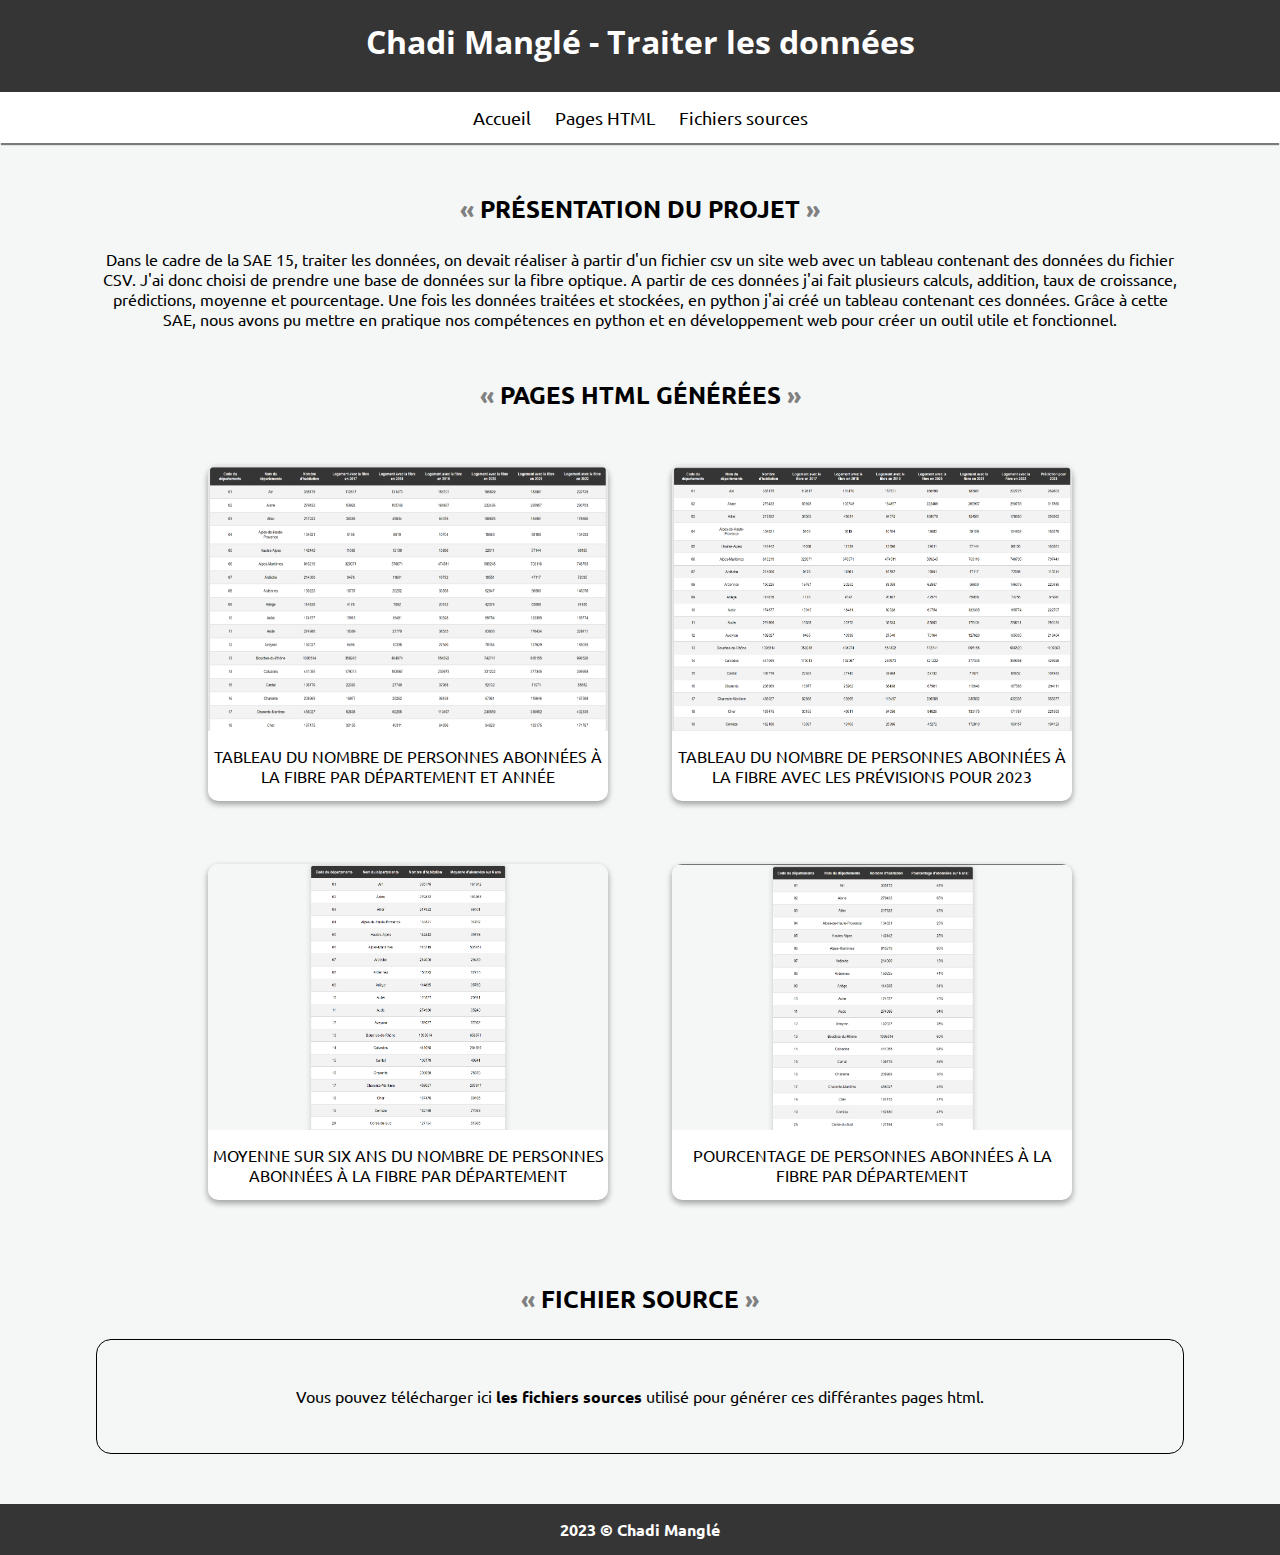
<file: index.html>
<!DOCTYPE html>
<html lang="fr-FR">
  <head>
    <meta charset="utf-8">
    <meta name="viewport" content="width=device-width">
    <title>SEA 15</title>
    <link href="styleindex.css" rel="stylesheet" type="text/css" />
		<link rel="preconnect" href="https://fonts.gstatic.com">
		<link href="https://fonts.googleapis.com/css2?family=Open+Sans:ital@1&family=Roboto:wght@100;400&family=Ubuntu&display=swap" rel="stylesheet">
  </head>


  <body>
    <!-- Entete -->
    <header>
      <!-- Titre de la page -->
      <h1>Chadi Manglé - Traiter les données</h1>
		</header>
    <!--Menu  -->
   <nav>
     <ul>
      <li><a href="#" title="Aller à l'acceil">Accueil</a></li>
      <li><a href="#pages" title="Pages HTML générés">Pages HTML</a></li>
      <li><a href="#sources" title="Télécharger les fichiers sources">Fichiers sources</a></li>
     </ul>  
   </nav>
   
<div class="contener">
    <!-- Presentation -->
    <section class="bienvenue">
			<h3>Présentation du projet</h3>

      <!-- Description (a complété avec chat gpt) -->
      <p>
		Dans le cadre de la SAE 15, traiter les données, on devait réaliser à partir d'un fichier csv un site web avec un tableau contenant des données du fichier CSV. J'ai donc choisi de prendre une base de données sur la fibre optique. 
		A partir de ces données j'ai fait plusieurs calculs, addition, taux de croissance, prédictions, moyenne et pourcentage.
		Une fois les données traitées et stockées, en python j'ai créé un tableau contenant ces données. 
		Grâce à cette SAE, nous avons pu mettre en pratique nos compétences en python et en développement web pour créer un outil utile et fonctionnel.
	  </p>  
    </section>
	
	<!-- pages -->
<section>
	<h3>Pages HTML générées</h3>
	<div id="pages">
	
		<!-- projet1 -->
		<div class="projet">
			<a href="nb_abonees-fibre_departement_annees.html">
				<div class="picture">
				<img src="nb_abonees-fibre_departement_annees.png" height="90%" width="90%" alt="site tableaux de données"/>
				</div>
				<span>Tableau du nombre de personnes abonnées à la fibre par département et année</span>
			</a>
		</div>	
	
				<!-- projet2 -->
		<div class="projet">
			<a href="prediction_nb_abonees-fibre_departement_annees.html">
				<div class="picture">
				<img src="prediction_nb_abonees-fibre_departement_annees.png" height="90%" width="90%" alt="site tableaux de données"/>
				</div>
				<span>Tableau du nombre de personnes abonnées à la fibre avec les prévisions pour 2023</span>
			</a>
		</div>	
	
			<!-- projet3 -->
		<div class="projet">
			<a href="moy_fibre_departement_annees.html">
				<div class="picture">
				<img src="moy_fibre_departement_annees.png" height="90%" width="90%" alt="site tableaux de données"/>
				</div>
				<span>Moyenne sur six ans du nombre de personnes abonnées à la fibre par département</span>
			</a>
		</div>	
	
			<!-- projet4 -->
		<div class="projet">
			<a href="percentage_fibre_departement_annees.html">
				<div class="picture">
				<img src="percentage_fibre_departement_annees.png" height="90%" width="90%" alt="site tableaux de données"/>
				</div>
				<span>Pourcentage de personnes abonnées à la fibre par département</span>
			</a>
		</div>	
	</div>	
</section>

	<section>
		<h3>Fichier source</h3>
			<!-- Description -->
			<div id="sources">
			<p>Vous pouvez télécharger ici <a href="Code_source_Traiter_les_donnés-Chadi_Manglé.zip" download>les fichiers sources</a> utilisé pour générer ces différantes pages html.</p>
			</div>
	</section>
</div>

  <!-- Footer -->
<footer>
  <span>2023 &copy; Chadi Manglé</span>
</footer>

  </body>
</html>
</file>
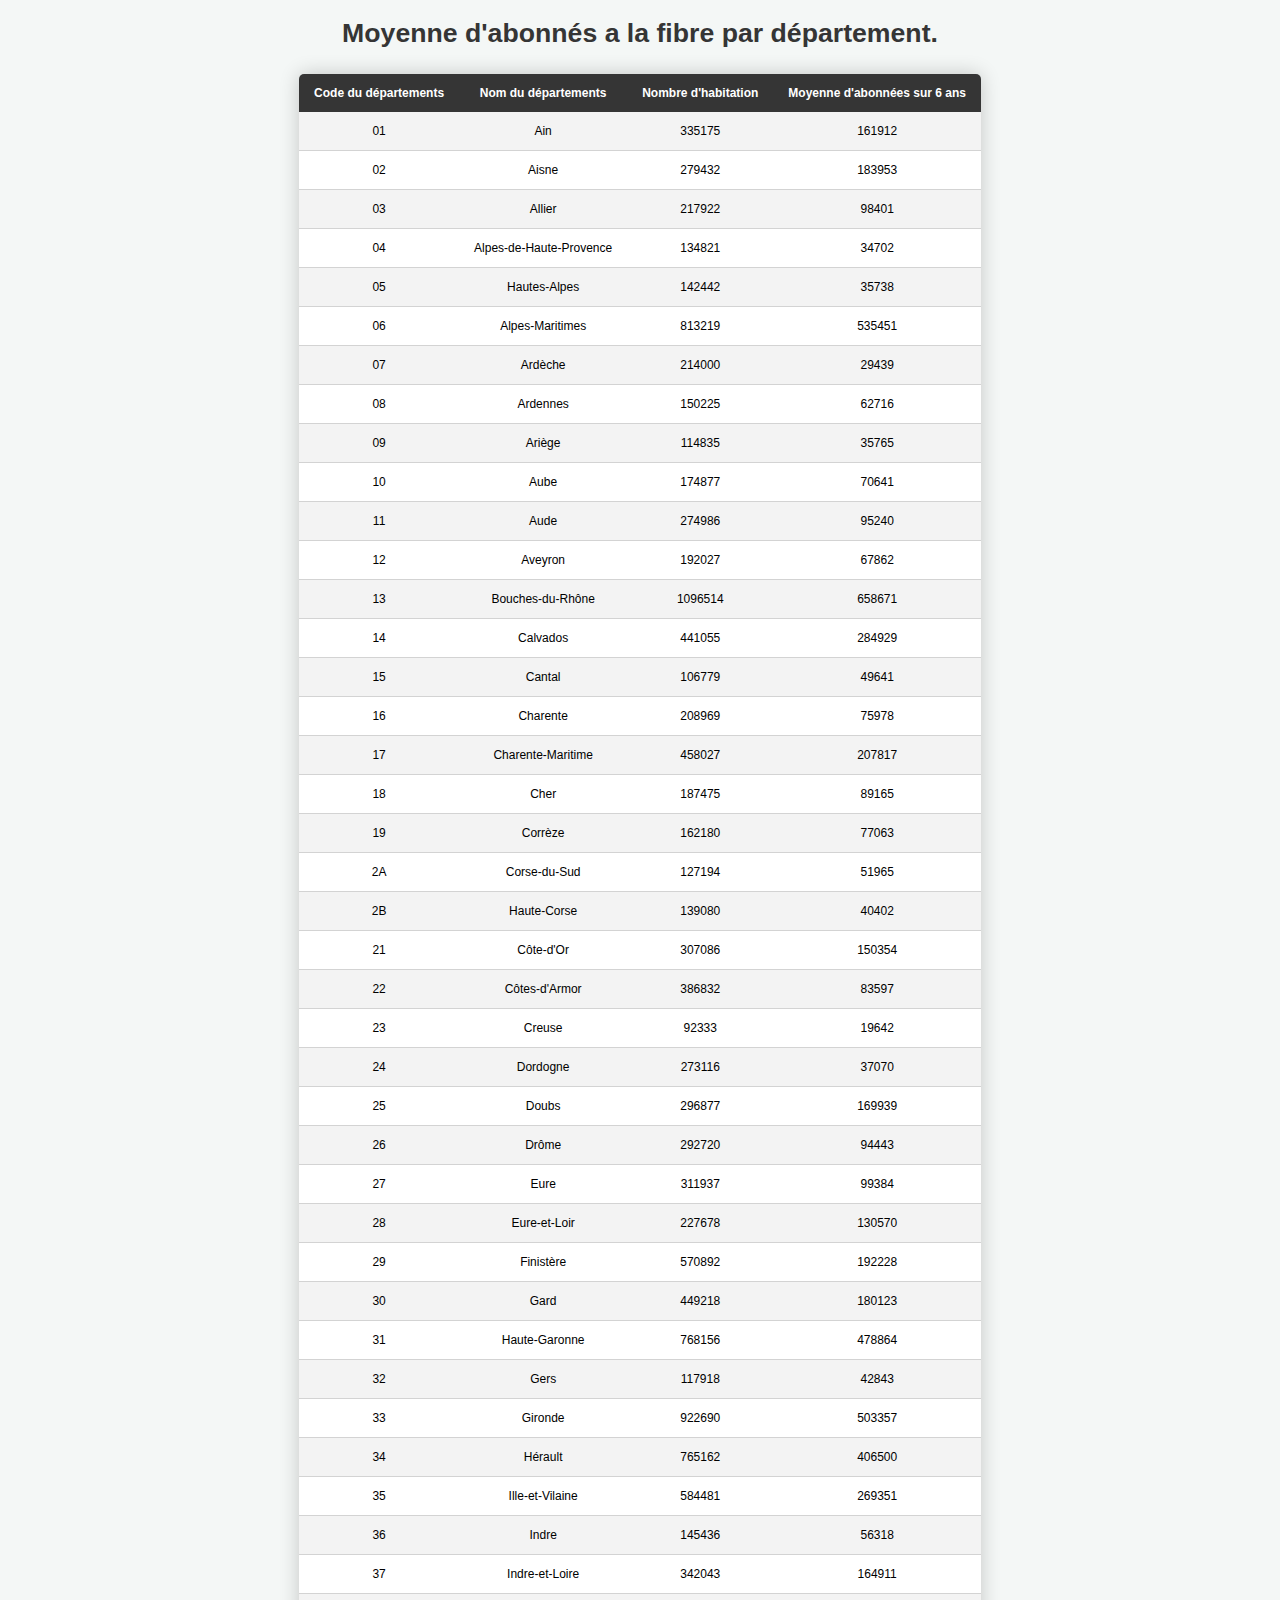
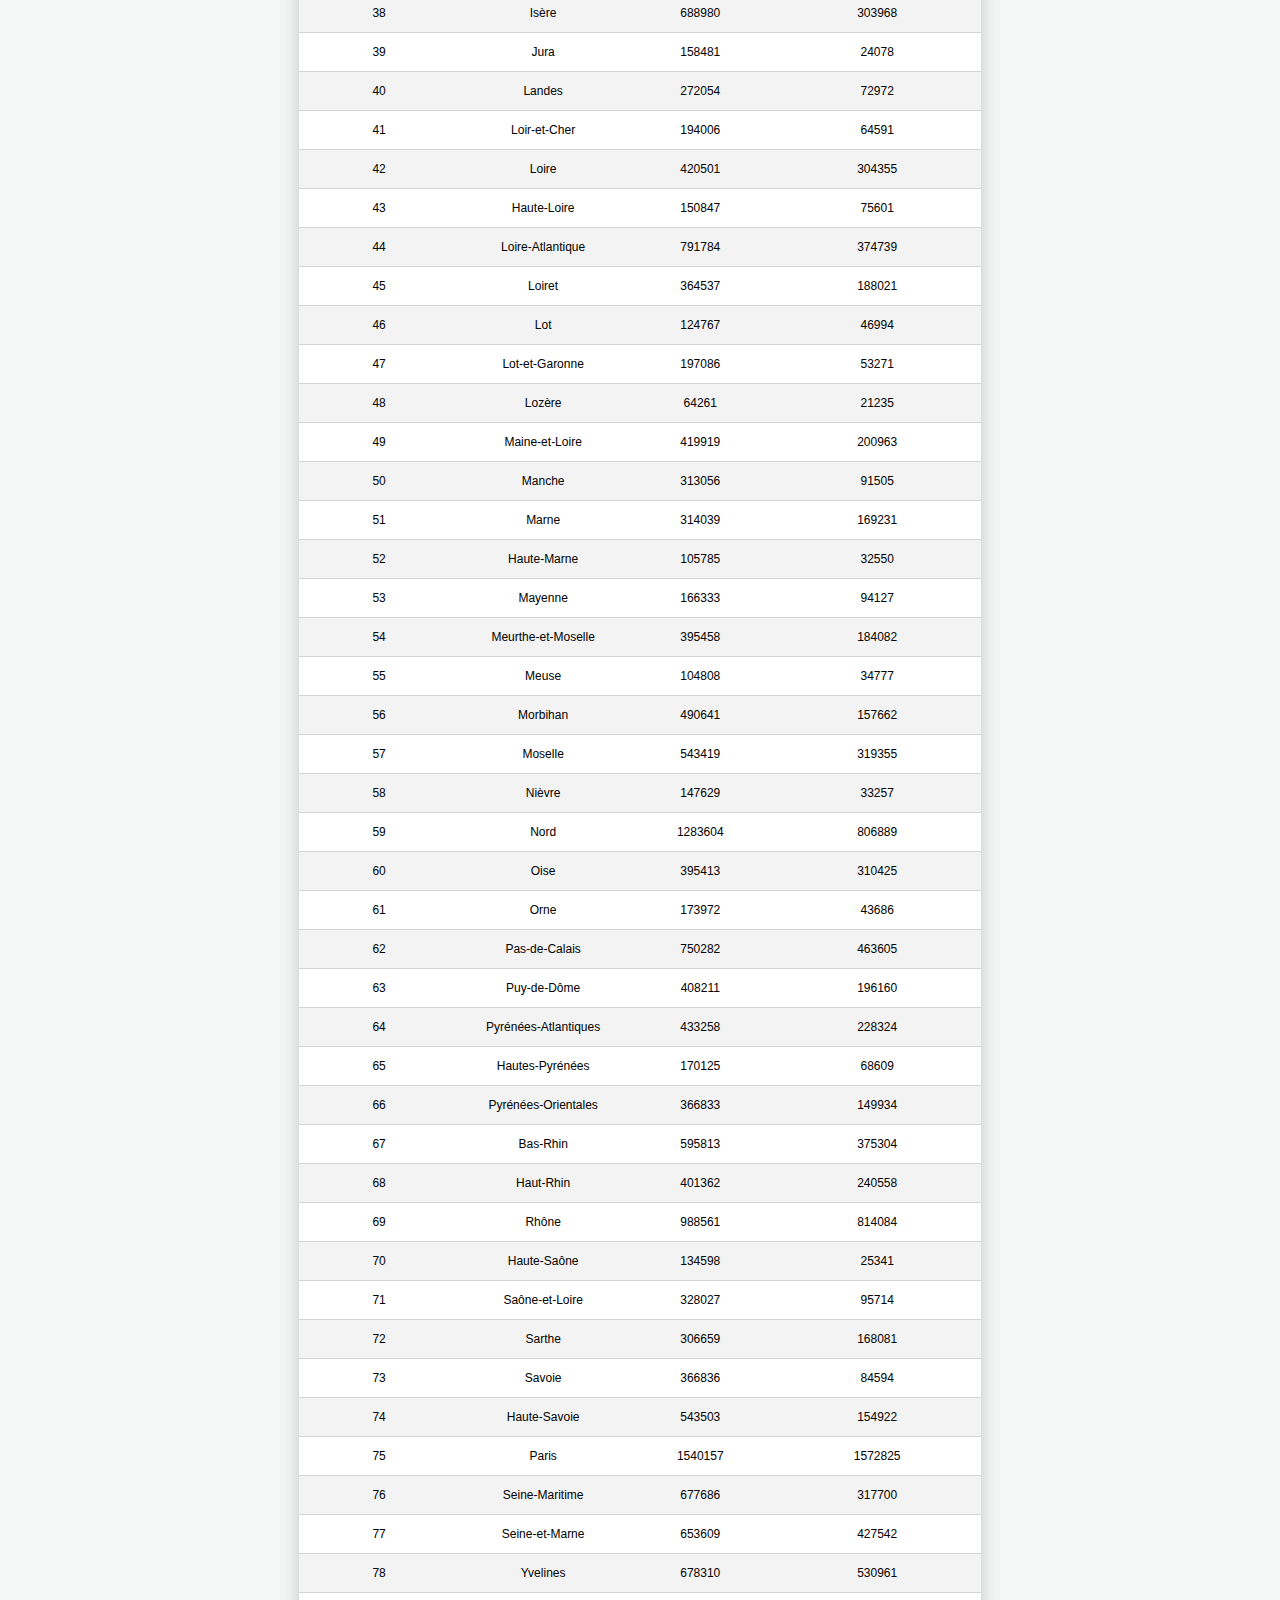
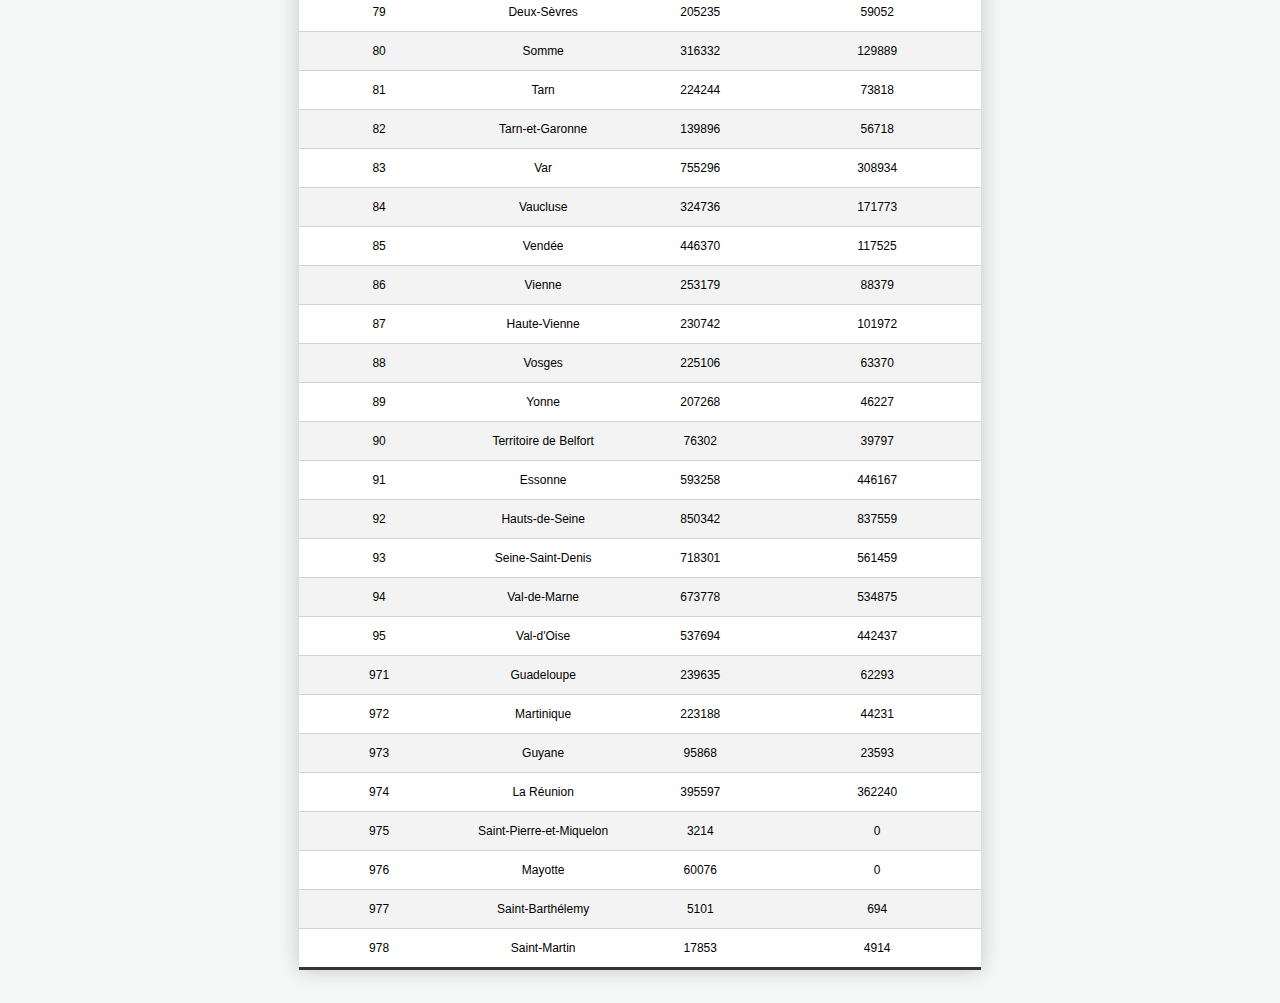
<file: moy_fibre_departement_annees.html>
<!DOCTYPE html><html lang="fr-FR"><head><meta charset="utf-8"><title>SAE 15</title><link rel="stylesheet" href="style.css"></head><body><h1>Moyenne d'abonnés a la fibre par département.</h1><div><table><thead><tr><th>Code du départements</th><th>Nom du départements</th><th>Nombre d'habitation</th><th>Moyenne d'abonnées sur 6 ans</th></thead><tbody><tr><th>01</th><th>Ain</th><th>335175</th><th>161912</th></tr><tr><th>02</th><th>Aisne</th><th>279432</th><th>183953</th></tr><tr><th>03</th><th>Allier</th><th>217922</th><th>98401</th></tr><tr><th>04</th><th>Alpes-de-Haute-Provence</th><th>134821</th><th>34702</th></tr><tr><th>05</th><th>Hautes-Alpes</th><th>142442</th><th>35738</th></tr><tr><th>06</th><th>Alpes-Maritimes</th><th>813219</th><th>535451</th></tr><tr><th>07</th><th>Ardèche</th><th>214000</th><th>29439</th></tr><tr><th>08</th><th>Ardennes</th><th>150225</th><th>62716</th></tr><tr><th>09</th><th>Ariège</th><th>114835</th><th>35765</th></tr><tr><th>10</th><th>Aube</th><th>174877</th><th>70641</th></tr><tr><th>11</th><th>Aude</th><th>274986</th><th>95240</th></tr><tr><th>12</th><th>Aveyron</th><th>192027</th><th>67862</th></tr><tr><th>13</th><th>Bouches-du-Rhône</th><th>1096514</th><th>658671</th></tr><tr><th>14</th><th>Calvados</th><th>441055</th><th>284929</th></tr><tr><th>15</th><th>Cantal</th><th>106779</th><th>49641</th></tr><tr><th>16</th><th>Charente</th><th>208969</th><th>75978</th></tr><tr><th>17</th><th>Charente-Maritime</th><th>458027</th><th>207817</th></tr><tr><th>18</th><th>Cher</th><th>187475</th><th>89165</th></tr><tr><th>19</th><th>Corrèze</th><th>162180</th><th>77063</th></tr><tr><th>2A</th><th>Corse-du-Sud</th><th>127194</th><th>51965</th></tr><tr><th>2B</th><th>Haute-Corse</th><th>139080</th><th>40402</th></tr><tr><th>21</th><th>Côte-d'Or</th><th>307086</th><th>150354</th></tr><tr><th>22</th><th>Côtes-d'Armor</th><th>386832</th><th>83597</th></tr><tr><th>23</th><th>Creuse</th><th>92333</th><th>19642</th></tr><tr><th>24</th><th>Dordogne</th><th>273116</th><th>37070</th></tr><tr><th>25</th><th>Doubs</th><th>296877</th><th>169939</th></tr><tr><th>26</th><th>Drôme</th><th>292720</th><th>94443</th></tr><tr><th>27</th><th>Eure</th><th>311937</th><th>99384</th></tr><tr><th>28</th><th>Eure-et-Loir</th><th>227678</th><th>130570</th></tr><tr><th>29</th><th>Finistère</th><th>570892</th><th>192228</th></tr><tr><th>30</th><th>Gard</th><th>449218</th><th>180123</th></tr><tr><th>31</th><th>Haute-Garonne</th><th>768156</th><th>478864</th></tr><tr><th>32</th><th>Gers</th><th>117918</th><th>42843</th></tr><tr><th>33</th><th>Gironde</th><th>922690</th><th>503357</th></tr><tr><th>34</th><th>Hérault</th><th>765162</th><th>406500</th></tr><tr><th>35</th><th>Ille-et-Vilaine</th><th>584481</th><th>269351</th></tr><tr><th>36</th><th>Indre</th><th>145436</th><th>56318</th></tr><tr><th>37</th><th>Indre-et-Loire</th><th>342043</th><th>164911</th></tr><tr><th>38</th><th>Isère</th><th>688980</th><th>303968</th></tr><tr><th>39</th><th>Jura</th><th>158481</th><th>24078</th></tr><tr><th>40</th><th>Landes</th><th>272054</th><th>72972</th></tr><tr><th>41</th><th>Loir-et-Cher</th><th>194006</th><th>64591</th></tr><tr><th>42</th><th>Loire</th><th>420501</th><th>304355</th></tr><tr><th>43</th><th>Haute-Loire</th><th>150847</th><th>75601</th></tr><tr><th>44</th><th>Loire-Atlantique</th><th>791784</th><th>374739</th></tr><tr><th>45</th><th>Loiret</th><th>364537</th><th>188021</th></tr><tr><th>46</th><th>Lot</th><th>124767</th><th>46994</th></tr><tr><th>47</th><th>Lot-et-Garonne</th><th>197086</th><th>53271</th></tr><tr><th>48</th><th>Lozère</th><th>64261</th><th>21235</th></tr><tr><th>49</th><th>Maine-et-Loire</th><th>419919</th><th>200963</th></tr><tr><th>50</th><th>Manche</th><th>313056</th><th>91505</th></tr><tr><th>51</th><th>Marne</th><th>314039</th><th>169231</th></tr><tr><th>52</th><th>Haute-Marne</th><th>105785</th><th>32550</th></tr><tr><th>53</th><th>Mayenne</th><th>166333</th><th>94127</th></tr><tr><th>54</th><th>Meurthe-et-Moselle</th><th>395458</th><th>184082</th></tr><tr><th>55</th><th>Meuse</th><th>104808</th><th>34777</th></tr><tr><th>56</th><th>Morbihan</th><th>490641</th><th>157662</th></tr><tr><th>57</th><th>Moselle</th><th>543419</th><th>319355</th></tr><tr><th>58</th><th>Nièvre</th><th>147629</th><th>33257</th></tr><tr><th>59</th><th>Nord</th><th>1283604</th><th>806889</th></tr><tr><th>60</th><th>Oise</th><th>395413</th><th>310425</th></tr><tr><th>61</th><th>Orne</th><th>173972</th><th>43686</th></tr><tr><th>62</th><th>Pas-de-Calais</th><th>750282</th><th>463605</th></tr><tr><th>63</th><th>Puy-de-Dôme</th><th>408211</th><th>196160</th></tr><tr><th>64</th><th>Pyrénées-Atlantiques</th><th>433258</th><th>228324</th></tr><tr><th>65</th><th>Hautes-Pyrénées</th><th>170125</th><th>68609</th></tr><tr><th>66</th><th>Pyrénées-Orientales</th><th>366833</th><th>149934</th></tr><tr><th>67</th><th>Bas-Rhin</th><th>595813</th><th>375304</th></tr><tr><th>68</th><th>Haut-Rhin</th><th>401362</th><th>240558</th></tr><tr><th>69</th><th>Rhône</th><th>988561</th><th>814084</th></tr><tr><th>70</th><th>Haute-Saône</th><th>134598</th><th>25341</th></tr><tr><th>71</th><th>Saône-et-Loire</th><th>328027</th><th>95714</th></tr><tr><th>72</th><th>Sarthe</th><th>306659</th><th>168081</th></tr><tr><th>73</th><th>Savoie</th><th>366836</th><th>84594</th></tr><tr><th>74</th><th>Haute-Savoie</th><th>543503</th><th>154922</th></tr><tr><th>75</th><th>Paris</th><th>1540157</th><th>1572825</th></tr><tr><th>76</th><th>Seine-Maritime</th><th>677686</th><th>317700</th></tr><tr><th>77</th><th>Seine-et-Marne</th><th>653609</th><th>427542</th></tr><tr><th>78</th><th>Yvelines</th><th>678310</th><th>530961</th></tr><tr><th>79</th><th>Deux-Sèvres</th><th>205235</th><th>59052</th></tr><tr><th>80</th><th>Somme</th><th>316332</th><th>129889</th></tr><tr><th>81</th><th>Tarn</th><th>224244</th><th>73818</th></tr><tr><th>82</th><th>Tarn-et-Garonne</th><th>139896</th><th>56718</th></tr><tr><th>83</th><th>Var</th><th>755296</th><th>308934</th></tr><tr><th>84</th><th>Vaucluse</th><th>324736</th><th>171773</th></tr><tr><th>85</th><th>Vendée</th><th>446370</th><th>117525</th></tr><tr><th>86</th><th>Vienne</th><th>253179</th><th>88379</th></tr><tr><th>87</th><th>Haute-Vienne</th><th>230742</th><th>101972</th></tr><tr><th>88</th><th>Vosges</th><th>225106</th><th>63370</th></tr><tr><th>89</th><th>Yonne</th><th>207268</th><th>46227</th></tr><tr><th>90</th><th>Territoire de Belfort</th><th>76302</th><th>39797</th></tr><tr><th>91</th><th>Essonne</th><th>593258</th><th>446167</th></tr><tr><th>92</th><th>Hauts-de-Seine</th><th>850342</th><th>837559</th></tr><tr><th>93</th><th>Seine-Saint-Denis</th><th>718301</th><th>561459</th></tr><tr><th>94</th><th>Val-de-Marne</th><th>673778</th><th>534875</th></tr><tr><th>95</th><th>Val-d'Oise</th><th>537694</th><th>442437</th></tr><tr><th>971</th><th>Guadeloupe</th><th>239635</th><th>62293</th></tr><tr><th>972</th><th>Martinique</th><th>223188</th><th>44231</th></tr><tr><th>973</th><th>Guyane</th><th>95868</th><th>23593</th></tr><tr><th>974</th><th>La Réunion</th><th>395597</th><th>362240</th></tr><tr><th>975</th><th>Saint-Pierre-et-Miquelon</th><th>3214</th><th>0</th></tr><tr><th>976</th><th>Mayotte</th><th>60076</th><th>0</th></tr><tr><th>977</th><th>Saint-Barthélemy</th><th>5101</th><th>694</th></tr><tr><th>978</th><th>Saint-Martin</th><th>17853</th><th>4914</th></tr></tbody></table></div></body></html>
</file>
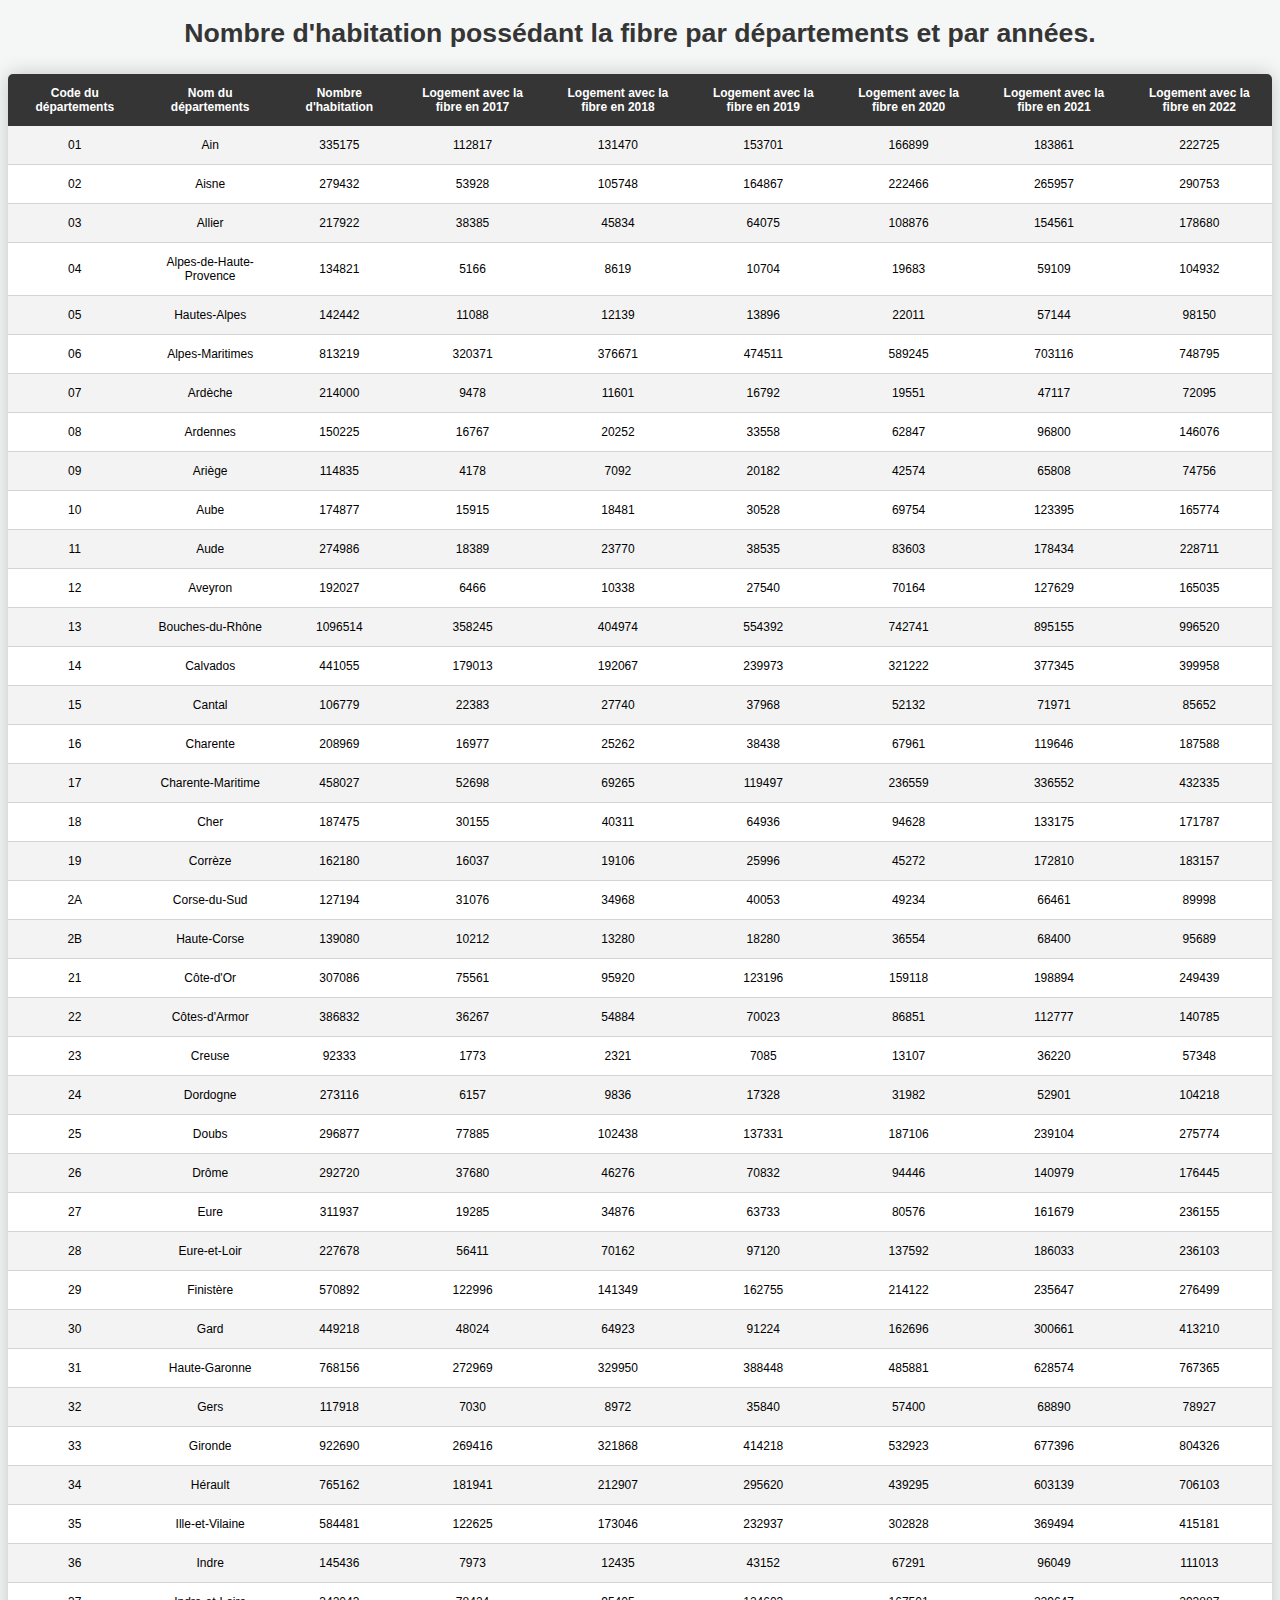
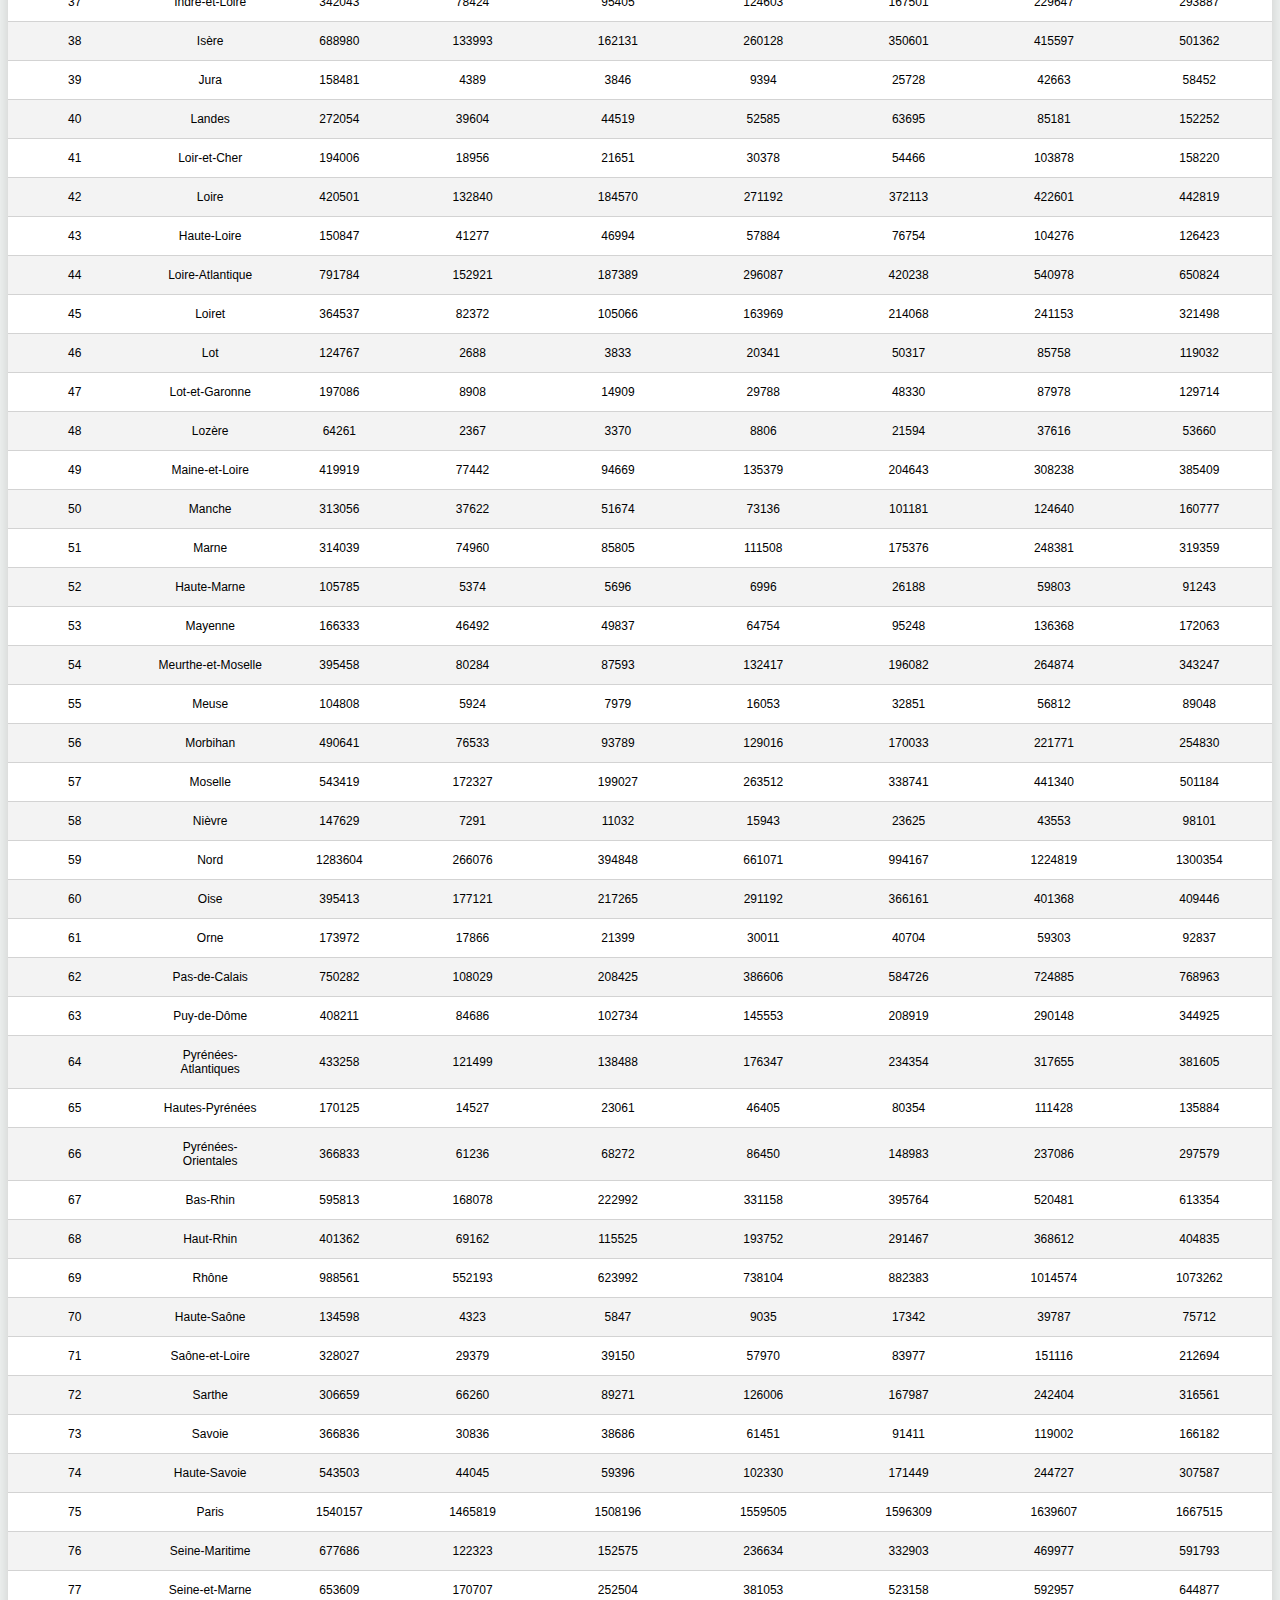
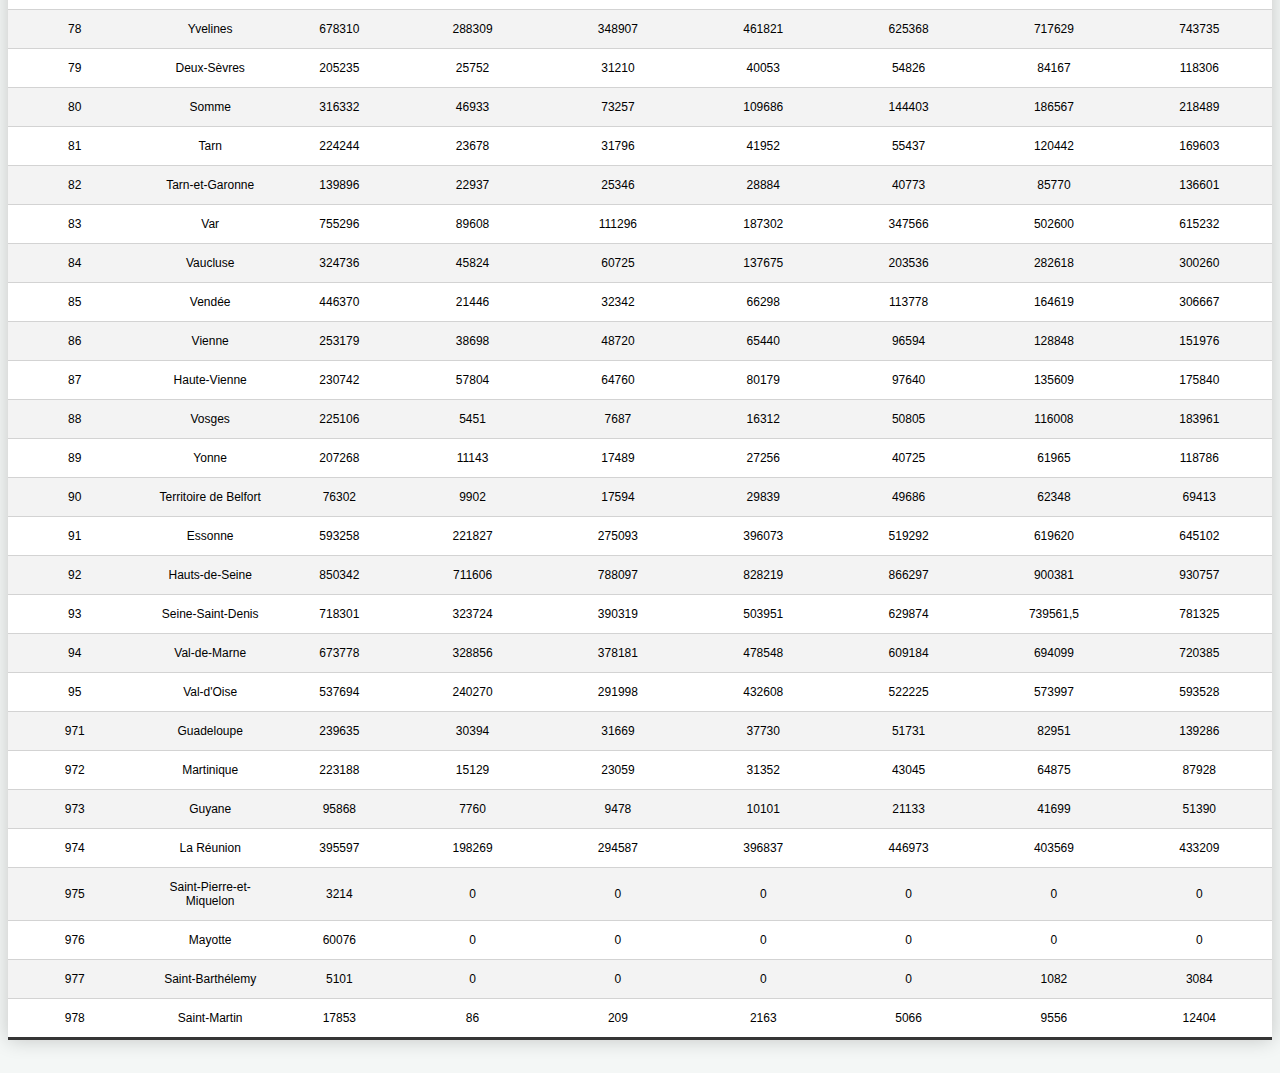
<file: nb_abonees-fibre_departement_annees.html>
<!DOCTYPE html><html lang="fr-FR"><head><meta charset="utf-8"><title>SAE 15</title><link rel="stylesheet" href="style.css"></head><body><h1>Nombre d'habitation possédant la fibre par départements et par années.</h1><div><table><thead><tr><th>Code du départements</th><th>Nom du départements</th><th>Nombre d'habitation</th><th>Logement avec la fibre en 2017</th><th>Logement avec la fibre en 2018</th><th>Logement avec la fibre en 2019</th><th>Logement avec la fibre en 2020</th><th>Logement avec la fibre en 2021</th><th>Logement avec la fibre en 2022</th></thead><tbody><tr><th>01</th><th>Ain</th><th>335175</th><th>112817</th><th>131470</th><th>153701</th><th>166899</th><th>183861</th><th>222725</th></tr><tr><th>02</th><th>Aisne</th><th>279432</th><th>53928</th><th>105748</th><th>164867</th><th>222466</th><th>265957</th><th>290753</th></tr><tr><th>03</th><th>Allier</th><th>217922</th><th>38385</th><th>45834</th><th>64075</th><th>108876</th><th>154561</th><th>178680</th></tr><tr><th>04</th><th>Alpes-de-Haute-Provence</th><th>134821</th><th>5166</th><th>8619</th><th>10704</th><th>19683</th><th>59109</th><th>104932</th></tr><tr><th>05</th><th>Hautes-Alpes</th><th>142442</th><th>11088</th><th>12139</th><th>13896</th><th>22011</th><th>57144</th><th>98150</th></tr><tr><th>06</th><th>Alpes-Maritimes</th><th>813219</th><th>320371</th><th>376671</th><th>474511</th><th>589245</th><th>703116</th><th>748795</th></tr><tr><th>07</th><th>Ardèche</th><th>214000</th><th>9478</th><th>11601</th><th>16792</th><th>19551</th><th>47117</th><th>72095</th></tr><tr><th>08</th><th>Ardennes</th><th>150225</th><th>16767</th><th>20252</th><th>33558</th><th>62847</th><th>96800</th><th>146076</th></tr><tr><th>09</th><th>Ariège</th><th>114835</th><th>4178</th><th>7092</th><th>20182</th><th>42574</th><th>65808</th><th>74756</th></tr><tr><th>10</th><th>Aube</th><th>174877</th><th>15915</th><th>18481</th><th>30528</th><th>69754</th><th>123395</th><th>165774</th></tr><tr><th>11</th><th>Aude</th><th>274986</th><th>18389</th><th>23770</th><th>38535</th><th>83603</th><th>178434</th><th>228711</th></tr><tr><th>12</th><th>Aveyron</th><th>192027</th><th>6466</th><th>10338</th><th>27540</th><th>70164</th><th>127629</th><th>165035</th></tr><tr><th>13</th><th>Bouches-du-Rhône</th><th>1096514</th><th>358245</th><th>404974</th><th>554392</th><th>742741</th><th>895155</th><th>996520</th></tr><tr><th>14</th><th>Calvados</th><th>441055</th><th>179013</th><th>192067</th><th>239973</th><th>321222</th><th>377345</th><th>399958</th></tr><tr><th>15</th><th>Cantal</th><th>106779</th><th>22383</th><th>27740</th><th>37968</th><th>52132</th><th>71971</th><th>85652</th></tr><tr><th>16</th><th>Charente</th><th>208969</th><th>16977</th><th>25262</th><th>38438</th><th>67961</th><th>119646</th><th>187588</th></tr><tr><th>17</th><th>Charente-Maritime</th><th>458027</th><th>52698</th><th>69265</th><th>119497</th><th>236559</th><th>336552</th><th>432335</th></tr><tr><th>18</th><th>Cher</th><th>187475</th><th>30155</th><th>40311</th><th>64936</th><th>94628</th><th>133175</th><th>171787</th></tr><tr><th>19</th><th>Corrèze</th><th>162180</th><th>16037</th><th>19106</th><th>25996</th><th>45272</th><th>172810</th><th>183157</th></tr><tr><th>2A</th><th>Corse-du-Sud</th><th>127194</th><th>31076</th><th>34968</th><th>40053</th><th>49234</th><th>66461</th><th>89998</th></tr><tr><th>2B</th><th>Haute-Corse</th><th>139080</th><th>10212</th><th>13280</th><th>18280</th><th>36554</th><th>68400</th><th>95689</th></tr><tr><th>21</th><th>Côte-d'Or</th><th>307086</th><th>75561</th><th>95920</th><th>123196</th><th>159118</th><th>198894</th><th>249439</th></tr><tr><th>22</th><th>Côtes-d'Armor</th><th>386832</th><th>36267</th><th>54884</th><th>70023</th><th>86851</th><th>112777</th><th>140785</th></tr><tr><th>23</th><th>Creuse</th><th>92333</th><th>1773</th><th>2321</th><th>7085</th><th>13107</th><th>36220</th><th>57348</th></tr><tr><th>24</th><th>Dordogne</th><th>273116</th><th>6157</th><th>9836</th><th>17328</th><th>31982</th><th>52901</th><th>104218</th></tr><tr><th>25</th><th>Doubs</th><th>296877</th><th>77885</th><th>102438</th><th>137331</th><th>187106</th><th>239104</th><th>275774</th></tr><tr><th>26</th><th>Drôme</th><th>292720</th><th>37680</th><th>46276</th><th>70832</th><th>94446</th><th>140979</th><th>176445</th></tr><tr><th>27</th><th>Eure</th><th>311937</th><th>19285</th><th>34876</th><th>63733</th><th>80576</th><th>161679</th><th>236155</th></tr><tr><th>28</th><th>Eure-et-Loir</th><th>227678</th><th>56411</th><th>70162</th><th>97120</th><th>137592</th><th>186033</th><th>236103</th></tr><tr><th>29</th><th>Finistère</th><th>570892</th><th>122996</th><th>141349</th><th>162755</th><th>214122</th><th>235647</th><th>276499</th></tr><tr><th>30</th><th>Gard</th><th>449218</th><th>48024</th><th>64923</th><th>91224</th><th>162696</th><th>300661</th><th>413210</th></tr><tr><th>31</th><th>Haute-Garonne</th><th>768156</th><th>272969</th><th>329950</th><th>388448</th><th>485881</th><th>628574</th><th>767365</th></tr><tr><th>32</th><th>Gers</th><th>117918</th><th>7030</th><th>8972</th><th>35840</th><th>57400</th><th>68890</th><th>78927</th></tr><tr><th>33</th><th>Gironde</th><th>922690</th><th>269416</th><th>321868</th><th>414218</th><th>532923</th><th>677396</th><th>804326</th></tr><tr><th>34</th><th>Hérault</th><th>765162</th><th>181941</th><th>212907</th><th>295620</th><th>439295</th><th>603139</th><th>706103</th></tr><tr><th>35</th><th>Ille-et-Vilaine</th><th>584481</th><th>122625</th><th>173046</th><th>232937</th><th>302828</th><th>369494</th><th>415181</th></tr><tr><th>36</th><th>Indre</th><th>145436</th><th>7973</th><th>12435</th><th>43152</th><th>67291</th><th>96049</th><th>111013</th></tr><tr><th>37</th><th>Indre-et-Loire</th><th>342043</th><th>78424</th><th>95405</th><th>124603</th><th>167501</th><th>229647</th><th>293887</th></tr><tr><th>38</th><th>Isère</th><th>688980</th><th>133993</th><th>162131</th><th>260128</th><th>350601</th><th>415597</th><th>501362</th></tr><tr><th>39</th><th>Jura</th><th>158481</th><th>4389</th><th>3846</th><th>9394</th><th>25728</th><th>42663</th><th>58452</th></tr><tr><th>40</th><th>Landes</th><th>272054</th><th>39604</th><th>44519</th><th>52585</th><th>63695</th><th>85181</th><th>152252</th></tr><tr><th>41</th><th>Loir-et-Cher</th><th>194006</th><th>18956</th><th>21651</th><th>30378</th><th>54466</th><th>103878</th><th>158220</th></tr><tr><th>42</th><th>Loire</th><th>420501</th><th>132840</th><th>184570</th><th>271192</th><th>372113</th><th>422601</th><th>442819</th></tr><tr><th>43</th><th>Haute-Loire</th><th>150847</th><th>41277</th><th>46994</th><th>57884</th><th>76754</th><th>104276</th><th>126423</th></tr><tr><th>44</th><th>Loire-Atlantique</th><th>791784</th><th>152921</th><th>187389</th><th>296087</th><th>420238</th><th>540978</th><th>650824</th></tr><tr><th>45</th><th>Loiret</th><th>364537</th><th>82372</th><th>105066</th><th>163969</th><th>214068</th><th>241153</th><th>321498</th></tr><tr><th>46</th><th>Lot</th><th>124767</th><th>2688</th><th>3833</th><th>20341</th><th>50317</th><th>85758</th><th>119032</th></tr><tr><th>47</th><th>Lot-et-Garonne</th><th>197086</th><th>8908</th><th>14909</th><th>29788</th><th>48330</th><th>87978</th><th>129714</th></tr><tr><th>48</th><th>Lozère</th><th>64261</th><th>2367</th><th>3370</th><th>8806</th><th>21594</th><th>37616</th><th>53660</th></tr><tr><th>49</th><th>Maine-et-Loire</th><th>419919</th><th>77442</th><th>94669</th><th>135379</th><th>204643</th><th>308238</th><th>385409</th></tr><tr><th>50</th><th>Manche</th><th>313056</th><th>37622</th><th>51674</th><th>73136</th><th>101181</th><th>124640</th><th>160777</th></tr><tr><th>51</th><th>Marne</th><th>314039</th><th>74960</th><th>85805</th><th>111508</th><th>175376</th><th>248381</th><th>319359</th></tr><tr><th>52</th><th>Haute-Marne</th><th>105785</th><th>5374</th><th>5696</th><th>6996</th><th>26188</th><th>59803</th><th>91243</th></tr><tr><th>53</th><th>Mayenne</th><th>166333</th><th>46492</th><th>49837</th><th>64754</th><th>95248</th><th>136368</th><th>172063</th></tr><tr><th>54</th><th>Meurthe-et-Moselle</th><th>395458</th><th>80284</th><th>87593</th><th>132417</th><th>196082</th><th>264874</th><th>343247</th></tr><tr><th>55</th><th>Meuse</th><th>104808</th><th>5924</th><th>7979</th><th>16053</th><th>32851</th><th>56812</th><th>89048</th></tr><tr><th>56</th><th>Morbihan</th><th>490641</th><th>76533</th><th>93789</th><th>129016</th><th>170033</th><th>221771</th><th>254830</th></tr><tr><th>57</th><th>Moselle</th><th>543419</th><th>172327</th><th>199027</th><th>263512</th><th>338741</th><th>441340</th><th>501184</th></tr><tr><th>58</th><th>Nièvre</th><th>147629</th><th>7291</th><th>11032</th><th>15943</th><th>23625</th><th>43553</th><th>98101</th></tr><tr><th>59</th><th>Nord</th><th>1283604</th><th>266076</th><th>394848</th><th>661071</th><th>994167</th><th>1224819</th><th>1300354</th></tr><tr><th>60</th><th>Oise</th><th>395413</th><th>177121</th><th>217265</th><th>291192</th><th>366161</th><th>401368</th><th>409446</th></tr><tr><th>61</th><th>Orne</th><th>173972</th><th>17866</th><th>21399</th><th>30011</th><th>40704</th><th>59303</th><th>92837</th></tr><tr><th>62</th><th>Pas-de-Calais</th><th>750282</th><th>108029</th><th>208425</th><th>386606</th><th>584726</th><th>724885</th><th>768963</th></tr><tr><th>63</th><th>Puy-de-Dôme</th><th>408211</th><th>84686</th><th>102734</th><th>145553</th><th>208919</th><th>290148</th><th>344925</th></tr><tr><th>64</th><th>Pyrénées-Atlantiques</th><th>433258</th><th>121499</th><th>138488</th><th>176347</th><th>234354</th><th>317655</th><th>381605</th></tr><tr><th>65</th><th>Hautes-Pyrénées</th><th>170125</th><th>14527</th><th>23061</th><th>46405</th><th>80354</th><th>111428</th><th>135884</th></tr><tr><th>66</th><th>Pyrénées-Orientales</th><th>366833</th><th>61236</th><th>68272</th><th>86450</th><th>148983</th><th>237086</th><th>297579</th></tr><tr><th>67</th><th>Bas-Rhin</th><th>595813</th><th>168078</th><th>222992</th><th>331158</th><th>395764</th><th>520481</th><th>613354</th></tr><tr><th>68</th><th>Haut-Rhin</th><th>401362</th><th>69162</th><th>115525</th><th>193752</th><th>291467</th><th>368612</th><th>404835</th></tr><tr><th>69</th><th>Rhône</th><th>988561</th><th>552193</th><th>623992</th><th>738104</th><th>882383</th><th>1014574</th><th>1073262</th></tr><tr><th>70</th><th>Haute-Saône</th><th>134598</th><th>4323</th><th>5847</th><th>9035</th><th>17342</th><th>39787</th><th>75712</th></tr><tr><th>71</th><th>Saône-et-Loire</th><th>328027</th><th>29379</th><th>39150</th><th>57970</th><th>83977</th><th>151116</th><th>212694</th></tr><tr><th>72</th><th>Sarthe</th><th>306659</th><th>66260</th><th>89271</th><th>126006</th><th>167987</th><th>242404</th><th>316561</th></tr><tr><th>73</th><th>Savoie</th><th>366836</th><th>30836</th><th>38686</th><th>61451</th><th>91411</th><th>119002</th><th>166182</th></tr><tr><th>74</th><th>Haute-Savoie</th><th>543503</th><th>44045</th><th>59396</th><th>102330</th><th>171449</th><th>244727</th><th>307587</th></tr><tr><th>75</th><th>Paris</th><th>1540157</th><th>1465819</th><th>1508196</th><th>1559505</th><th>1596309</th><th>1639607</th><th>1667515</th></tr><tr><th>76</th><th>Seine-Maritime</th><th>677686</th><th>122323</th><th>152575</th><th>236634</th><th>332903</th><th>469977</th><th>591793</th></tr><tr><th>77</th><th>Seine-et-Marne</th><th>653609</th><th>170707</th><th>252504</th><th>381053</th><th>523158</th><th>592957</th><th>644877</th></tr><tr><th>78</th><th>Yvelines</th><th>678310</th><th>288309</th><th>348907</th><th>461821</th><th>625368</th><th>717629</th><th>743735</th></tr><tr><th>79</th><th>Deux-Sèvres</th><th>205235</th><th>25752</th><th>31210</th><th>40053</th><th>54826</th><th>84167</th><th>118306</th></tr><tr><th>80</th><th>Somme</th><th>316332</th><th>46933</th><th>73257</th><th>109686</th><th>144403</th><th>186567</th><th>218489</th></tr><tr><th>81</th><th>Tarn</th><th>224244</th><th>23678</th><th>31796</th><th>41952</th><th>55437</th><th>120442</th><th>169603</th></tr><tr><th>82</th><th>Tarn-et-Garonne</th><th>139896</th><th>22937</th><th>25346</th><th>28884</th><th>40773</th><th>85770</th><th>136601</th></tr><tr><th>83</th><th>Var</th><th>755296</th><th>89608</th><th>111296</th><th>187302</th><th>347566</th><th>502600</th><th>615232</th></tr><tr><th>84</th><th>Vaucluse</th><th>324736</th><th>45824</th><th>60725</th><th>137675</th><th>203536</th><th>282618</th><th>300260</th></tr><tr><th>85</th><th>Vendée</th><th>446370</th><th>21446</th><th>32342</th><th>66298</th><th>113778</th><th>164619</th><th>306667</th></tr><tr><th>86</th><th>Vienne</th><th>253179</th><th>38698</th><th>48720</th><th>65440</th><th>96594</th><th>128848</th><th>151976</th></tr><tr><th>87</th><th>Haute-Vienne</th><th>230742</th><th>57804</th><th>64760</th><th>80179</th><th>97640</th><th>135609</th><th>175840</th></tr><tr><th>88</th><th>Vosges</th><th>225106</th><th>5451</th><th>7687</th><th>16312</th><th>50805</th><th>116008</th><th>183961</th></tr><tr><th>89</th><th>Yonne</th><th>207268</th><th>11143</th><th>17489</th><th>27256</th><th>40725</th><th>61965</th><th>118786</th></tr><tr><th>90</th><th>Territoire de Belfort</th><th>76302</th><th>9902</th><th>17594</th><th>29839</th><th>49686</th><th>62348</th><th>69413</th></tr><tr><th>91</th><th>Essonne</th><th>593258</th><th>221827</th><th>275093</th><th>396073</th><th>519292</th><th>619620</th><th>645102</th></tr><tr><th>92</th><th>Hauts-de-Seine</th><th>850342</th><th>711606</th><th>788097</th><th>828219</th><th>866297</th><th>900381</th><th>930757</th></tr><tr><th>93</th><th>Seine-Saint-Denis</th><th>718301</th><th>323724</th><th>390319</th><th>503951</th><th>629874</th><th>739561,5</th><th>781325</th></tr><tr><th>94</th><th>Val-de-Marne</th><th>673778</th><th>328856</th><th>378181</th><th>478548</th><th>609184</th><th>694099</th><th>720385</th></tr><tr><th>95</th><th>Val-d'Oise</th><th>537694</th><th>240270</th><th>291998</th><th>432608</th><th>522225</th><th>573997</th><th>593528</th></tr><tr><th>971</th><th>Guadeloupe</th><th>239635</th><th>30394</th><th>31669</th><th>37730</th><th>51731</th><th>82951</th><th>139286</th></tr><tr><th>972</th><th>Martinique</th><th>223188</th><th>15129</th><th>23059</th><th>31352</th><th>43045</th><th>64875</th><th>87928</th></tr><tr><th>973</th><th>Guyane</th><th>95868</th><th>7760</th><th>9478</th><th>10101</th><th>21133</th><th>41699</th><th>51390</th></tr><tr><th>974</th><th>La Réunion</th><th>395597</th><th>198269</th><th>294587</th><th>396837</th><th>446973</th><th>403569</th><th>433209</th></tr><tr><th>975</th><th>Saint-Pierre-et-Miquelon</th><th>3214</th><th>0</th><th>0</th><th>0</th><th>0</th><th>0</th><th>0</th></tr><tr><th>976</th><th>Mayotte</th><th>60076</th><th>0</th><th>0</th><th>0</th><th>0</th><th>0</th><th>0</th></tr><tr><th>977</th><th>Saint-Barthélemy</th><th>5101</th><th>0</th><th>0</th><th>0</th><th>0</th><th>1082</th><th>3084</th></tr><tr><th>978</th><th>Saint-Martin</th><th>17853</th><th>86</th><th>209</th><th>2163</th><th>5066</th><th>9556</th><th>12404</th></tr></tbody></table></div></body></html>
</file>
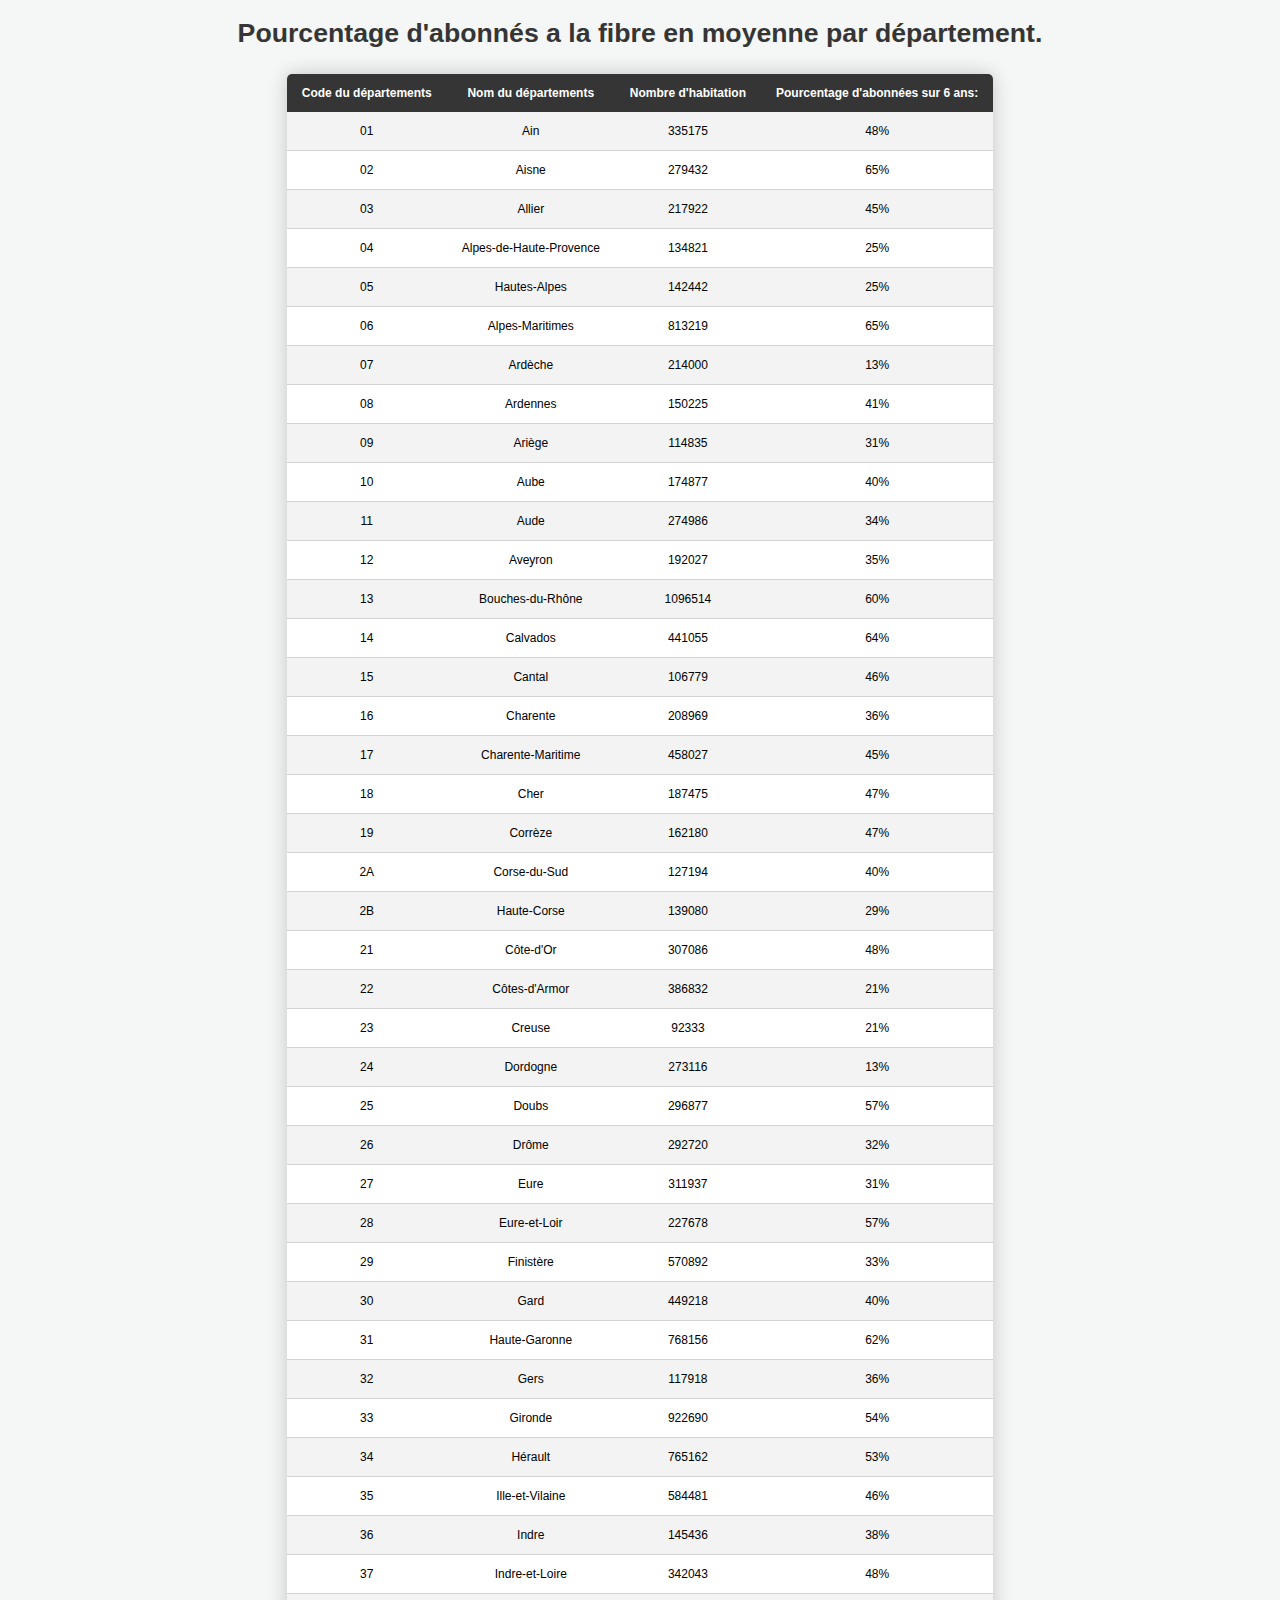
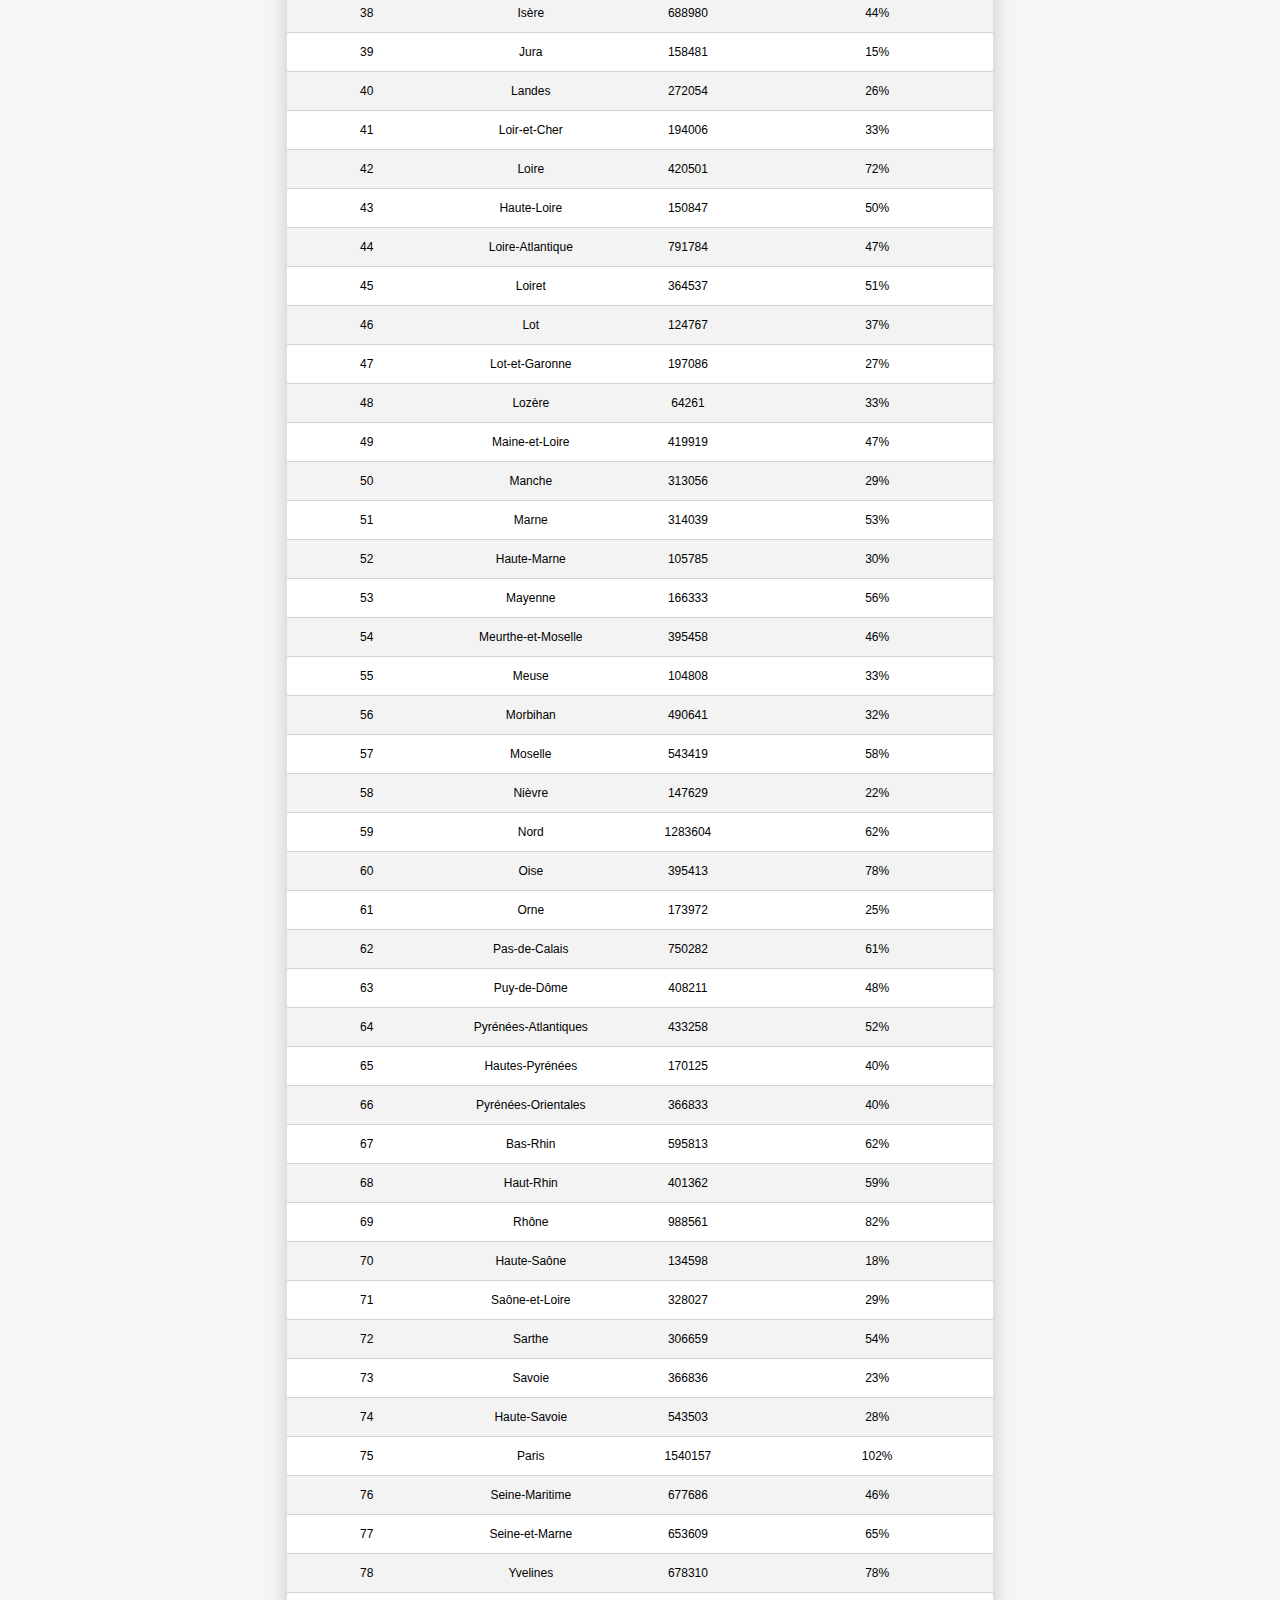
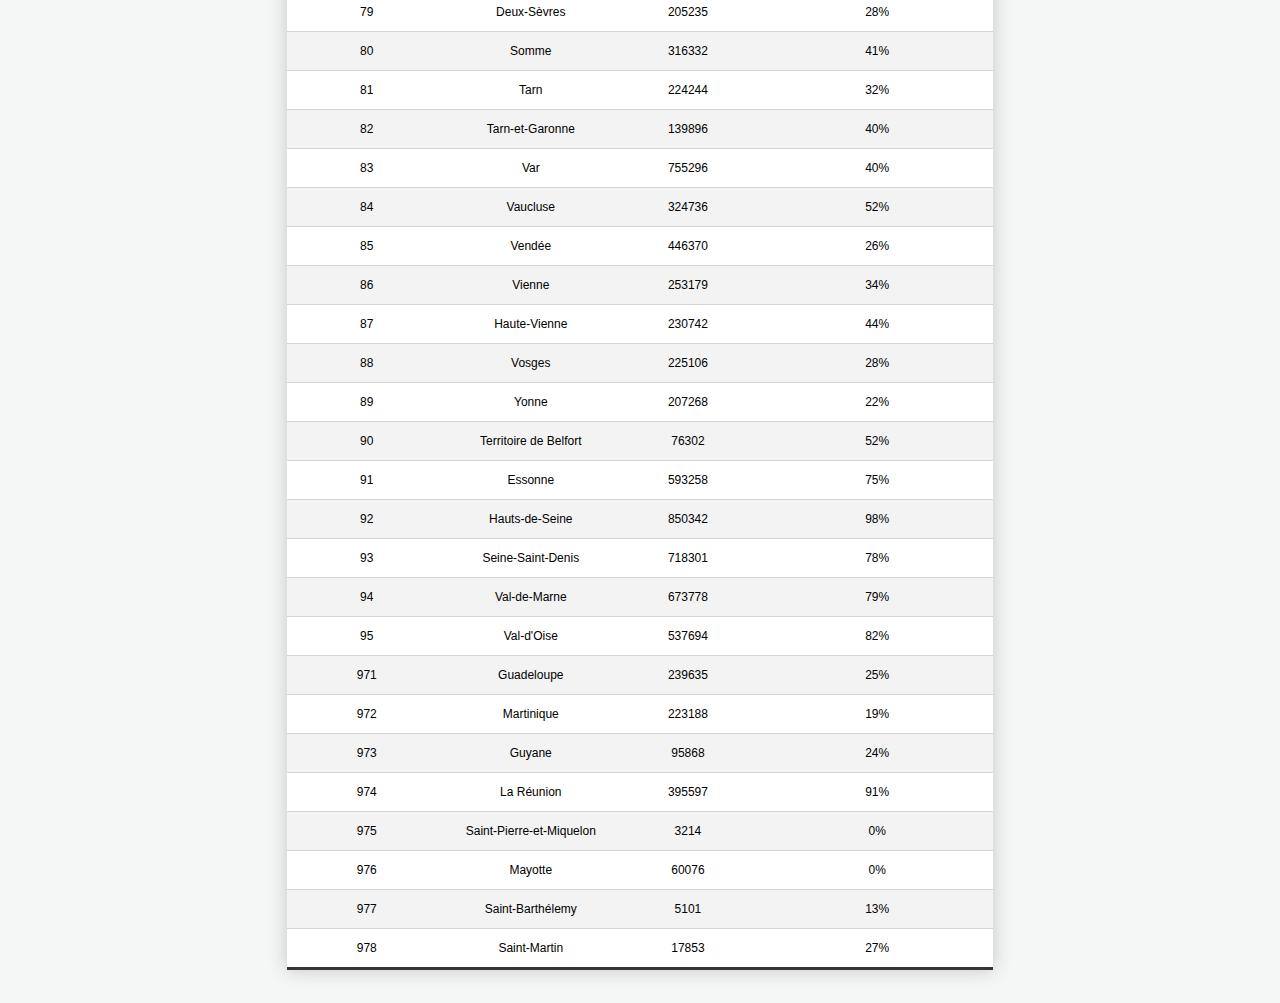
<file: percentage_fibre_departement_annees.html>
<!DOCTYPE html><html lang="fr-FR"><head><meta charset="utf-8"><title>SAE 15</title><link rel="stylesheet" href="style.css"></head><body><h1>Pourcentage d'abonnés a la fibre en moyenne par département.</h1><div><table><thead><tr><th>Code du départements</th><th>Nom du départements</th><th>Nombre d'habitation</th><th>Pourcentage d'abonnées sur 6 ans: </th></thead><tbody><tr><th>01</th><th>Ain</th><th>335175</th><th>48%</th></tr><tr><th>02</th><th>Aisne</th><th>279432</th><th>65%</th></tr><tr><th>03</th><th>Allier</th><th>217922</th><th>45%</th></tr><tr><th>04</th><th>Alpes-de-Haute-Provence</th><th>134821</th><th>25%</th></tr><tr><th>05</th><th>Hautes-Alpes</th><th>142442</th><th>25%</th></tr><tr><th>06</th><th>Alpes-Maritimes</th><th>813219</th><th>65%</th></tr><tr><th>07</th><th>Ardèche</th><th>214000</th><th>13%</th></tr><tr><th>08</th><th>Ardennes</th><th>150225</th><th>41%</th></tr><tr><th>09</th><th>Ariège</th><th>114835</th><th>31%</th></tr><tr><th>10</th><th>Aube</th><th>174877</th><th>40%</th></tr><tr><th>11</th><th>Aude</th><th>274986</th><th>34%</th></tr><tr><th>12</th><th>Aveyron</th><th>192027</th><th>35%</th></tr><tr><th>13</th><th>Bouches-du-Rhône</th><th>1096514</th><th>60%</th></tr><tr><th>14</th><th>Calvados</th><th>441055</th><th>64%</th></tr><tr><th>15</th><th>Cantal</th><th>106779</th><th>46%</th></tr><tr><th>16</th><th>Charente</th><th>208969</th><th>36%</th></tr><tr><th>17</th><th>Charente-Maritime</th><th>458027</th><th>45%</th></tr><tr><th>18</th><th>Cher</th><th>187475</th><th>47%</th></tr><tr><th>19</th><th>Corrèze</th><th>162180</th><th>47%</th></tr><tr><th>2A</th><th>Corse-du-Sud</th><th>127194</th><th>40%</th></tr><tr><th>2B</th><th>Haute-Corse</th><th>139080</th><th>29%</th></tr><tr><th>21</th><th>Côte-d'Or</th><th>307086</th><th>48%</th></tr><tr><th>22</th><th>Côtes-d'Armor</th><th>386832</th><th>21%</th></tr><tr><th>23</th><th>Creuse</th><th>92333</th><th>21%</th></tr><tr><th>24</th><th>Dordogne</th><th>273116</th><th>13%</th></tr><tr><th>25</th><th>Doubs</th><th>296877</th><th>57%</th></tr><tr><th>26</th><th>Drôme</th><th>292720</th><th>32%</th></tr><tr><th>27</th><th>Eure</th><th>311937</th><th>31%</th></tr><tr><th>28</th><th>Eure-et-Loir</th><th>227678</th><th>57%</th></tr><tr><th>29</th><th>Finistère</th><th>570892</th><th>33%</th></tr><tr><th>30</th><th>Gard</th><th>449218</th><th>40%</th></tr><tr><th>31</th><th>Haute-Garonne</th><th>768156</th><th>62%</th></tr><tr><th>32</th><th>Gers</th><th>117918</th><th>36%</th></tr><tr><th>33</th><th>Gironde</th><th>922690</th><th>54%</th></tr><tr><th>34</th><th>Hérault</th><th>765162</th><th>53%</th></tr><tr><th>35</th><th>Ille-et-Vilaine</th><th>584481</th><th>46%</th></tr><tr><th>36</th><th>Indre</th><th>145436</th><th>38%</th></tr><tr><th>37</th><th>Indre-et-Loire</th><th>342043</th><th>48%</th></tr><tr><th>38</th><th>Isère</th><th>688980</th><th>44%</th></tr><tr><th>39</th><th>Jura</th><th>158481</th><th>15%</th></tr><tr><th>40</th><th>Landes</th><th>272054</th><th>26%</th></tr><tr><th>41</th><th>Loir-et-Cher</th><th>194006</th><th>33%</th></tr><tr><th>42</th><th>Loire</th><th>420501</th><th>72%</th></tr><tr><th>43</th><th>Haute-Loire</th><th>150847</th><th>50%</th></tr><tr><th>44</th><th>Loire-Atlantique</th><th>791784</th><th>47%</th></tr><tr><th>45</th><th>Loiret</th><th>364537</th><th>51%</th></tr><tr><th>46</th><th>Lot</th><th>124767</th><th>37%</th></tr><tr><th>47</th><th>Lot-et-Garonne</th><th>197086</th><th>27%</th></tr><tr><th>48</th><th>Lozère</th><th>64261</th><th>33%</th></tr><tr><th>49</th><th>Maine-et-Loire</th><th>419919</th><th>47%</th></tr><tr><th>50</th><th>Manche</th><th>313056</th><th>29%</th></tr><tr><th>51</th><th>Marne</th><th>314039</th><th>53%</th></tr><tr><th>52</th><th>Haute-Marne</th><th>105785</th><th>30%</th></tr><tr><th>53</th><th>Mayenne</th><th>166333</th><th>56%</th></tr><tr><th>54</th><th>Meurthe-et-Moselle</th><th>395458</th><th>46%</th></tr><tr><th>55</th><th>Meuse</th><th>104808</th><th>33%</th></tr><tr><th>56</th><th>Morbihan</th><th>490641</th><th>32%</th></tr><tr><th>57</th><th>Moselle</th><th>543419</th><th>58%</th></tr><tr><th>58</th><th>Nièvre</th><th>147629</th><th>22%</th></tr><tr><th>59</th><th>Nord</th><th>1283604</th><th>62%</th></tr><tr><th>60</th><th>Oise</th><th>395413</th><th>78%</th></tr><tr><th>61</th><th>Orne</th><th>173972</th><th>25%</th></tr><tr><th>62</th><th>Pas-de-Calais</th><th>750282</th><th>61%</th></tr><tr><th>63</th><th>Puy-de-Dôme</th><th>408211</th><th>48%</th></tr><tr><th>64</th><th>Pyrénées-Atlantiques</th><th>433258</th><th>52%</th></tr><tr><th>65</th><th>Hautes-Pyrénées</th><th>170125</th><th>40%</th></tr><tr><th>66</th><th>Pyrénées-Orientales</th><th>366833</th><th>40%</th></tr><tr><th>67</th><th>Bas-Rhin</th><th>595813</th><th>62%</th></tr><tr><th>68</th><th>Haut-Rhin</th><th>401362</th><th>59%</th></tr><tr><th>69</th><th>Rhône</th><th>988561</th><th>82%</th></tr><tr><th>70</th><th>Haute-Saône</th><th>134598</th><th>18%</th></tr><tr><th>71</th><th>Saône-et-Loire</th><th>328027</th><th>29%</th></tr><tr><th>72</th><th>Sarthe</th><th>306659</th><th>54%</th></tr><tr><th>73</th><th>Savoie</th><th>366836</th><th>23%</th></tr><tr><th>74</th><th>Haute-Savoie</th><th>543503</th><th>28%</th></tr><tr><th>75</th><th>Paris</th><th>1540157</th><th>102%</th></tr><tr><th>76</th><th>Seine-Maritime</th><th>677686</th><th>46%</th></tr><tr><th>77</th><th>Seine-et-Marne</th><th>653609</th><th>65%</th></tr><tr><th>78</th><th>Yvelines</th><th>678310</th><th>78%</th></tr><tr><th>79</th><th>Deux-Sèvres</th><th>205235</th><th>28%</th></tr><tr><th>80</th><th>Somme</th><th>316332</th><th>41%</th></tr><tr><th>81</th><th>Tarn</th><th>224244</th><th>32%</th></tr><tr><th>82</th><th>Tarn-et-Garonne</th><th>139896</th><th>40%</th></tr><tr><th>83</th><th>Var</th><th>755296</th><th>40%</th></tr><tr><th>84</th><th>Vaucluse</th><th>324736</th><th>52%</th></tr><tr><th>85</th><th>Vendée</th><th>446370</th><th>26%</th></tr><tr><th>86</th><th>Vienne</th><th>253179</th><th>34%</th></tr><tr><th>87</th><th>Haute-Vienne</th><th>230742</th><th>44%</th></tr><tr><th>88</th><th>Vosges</th><th>225106</th><th>28%</th></tr><tr><th>89</th><th>Yonne</th><th>207268</th><th>22%</th></tr><tr><th>90</th><th>Territoire de Belfort</th><th>76302</th><th>52%</th></tr><tr><th>91</th><th>Essonne</th><th>593258</th><th>75%</th></tr><tr><th>92</th><th>Hauts-de-Seine</th><th>850342</th><th>98%</th></tr><tr><th>93</th><th>Seine-Saint-Denis</th><th>718301</th><th>78%</th></tr><tr><th>94</th><th>Val-de-Marne</th><th>673778</th><th>79%</th></tr><tr><th>95</th><th>Val-d'Oise</th><th>537694</th><th>82%</th></tr><tr><th>971</th><th>Guadeloupe</th><th>239635</th><th>25%</th></tr><tr><th>972</th><th>Martinique</th><th>223188</th><th>19%</th></tr><tr><th>973</th><th>Guyane</th><th>95868</th><th>24%</th></tr><tr><th>974</th><th>La Réunion</th><th>395597</th><th>91%</th></tr><tr><th>975</th><th>Saint-Pierre-et-Miquelon</th><th>3214</th><th>0%</th></tr><tr><th>976</th><th>Mayotte</th><th>60076</th><th>0%</th></tr><tr><th>977</th><th>Saint-Barthélemy</th><th>5101</th><th>13%</th></tr><tr><th>978</th><th>Saint-Martin</th><th>17853</th><th>27%</th></tr></tbody></table></div></body></html>
</file>
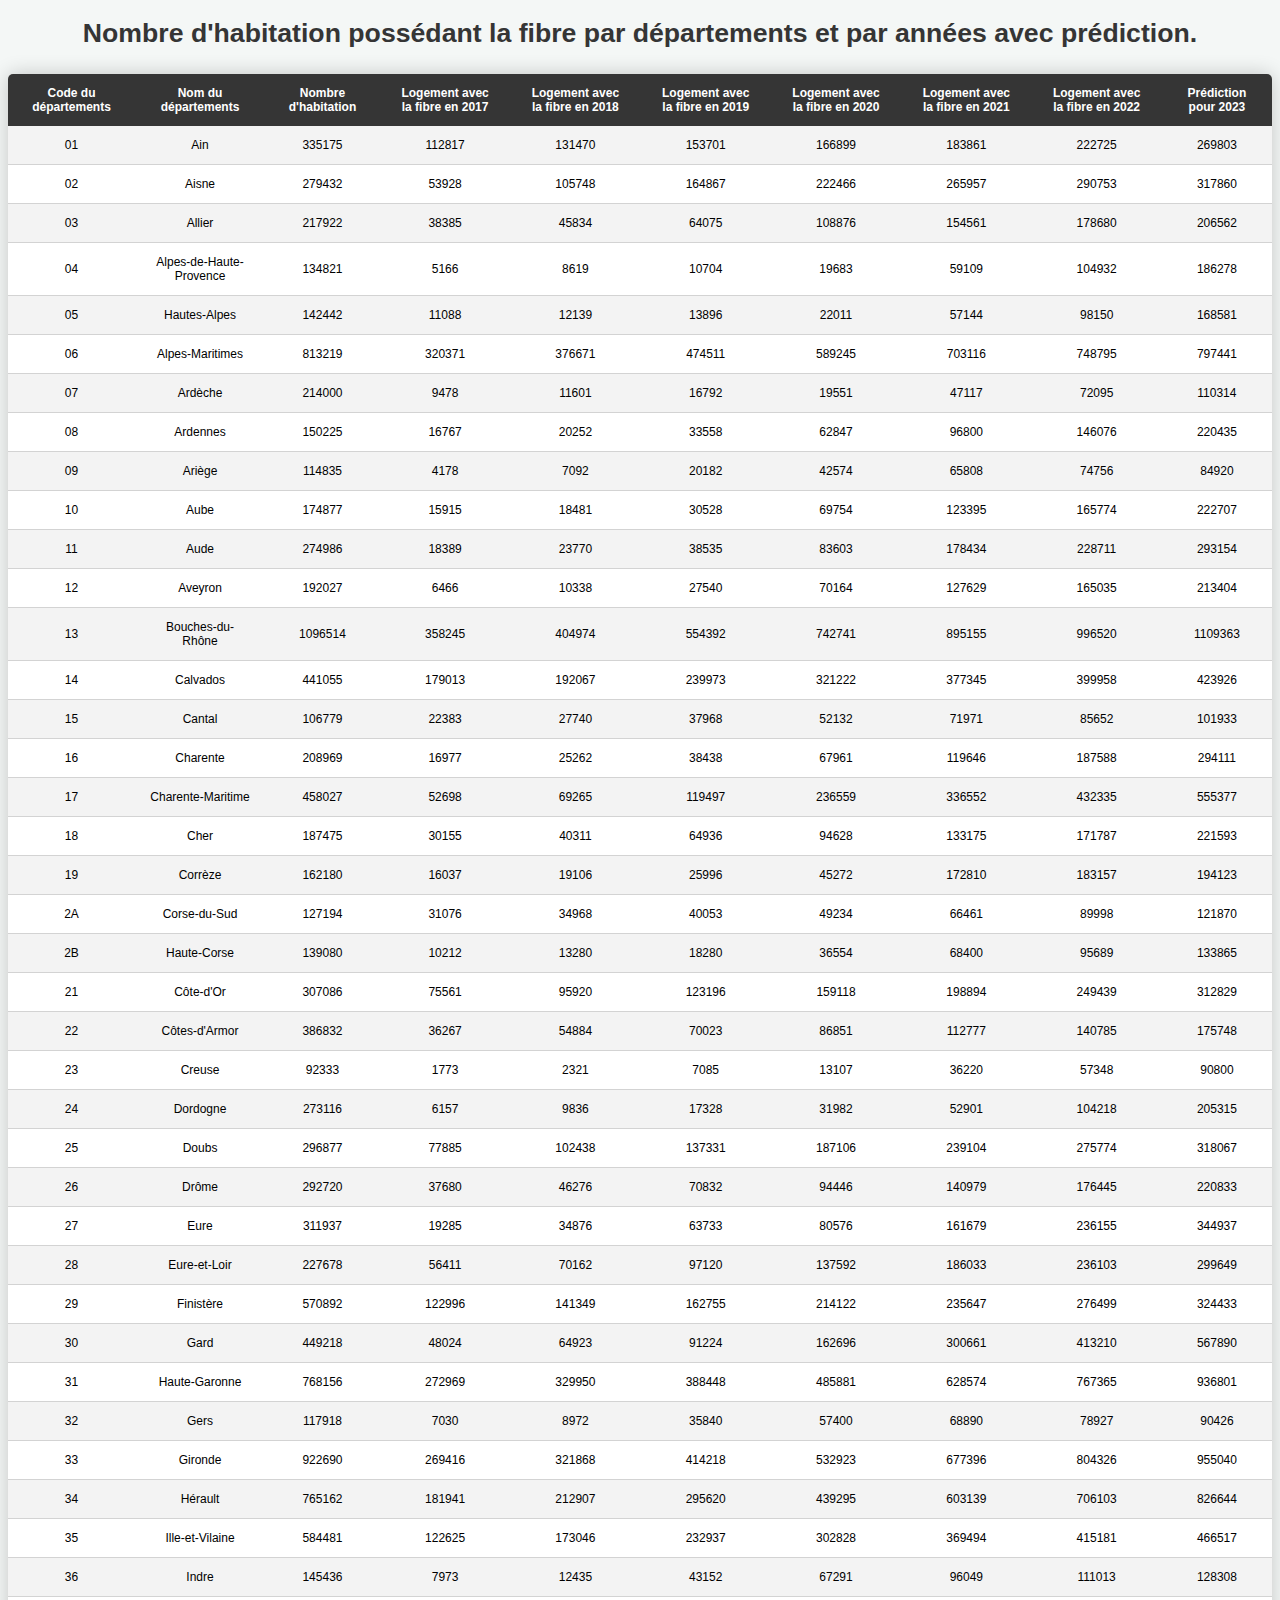
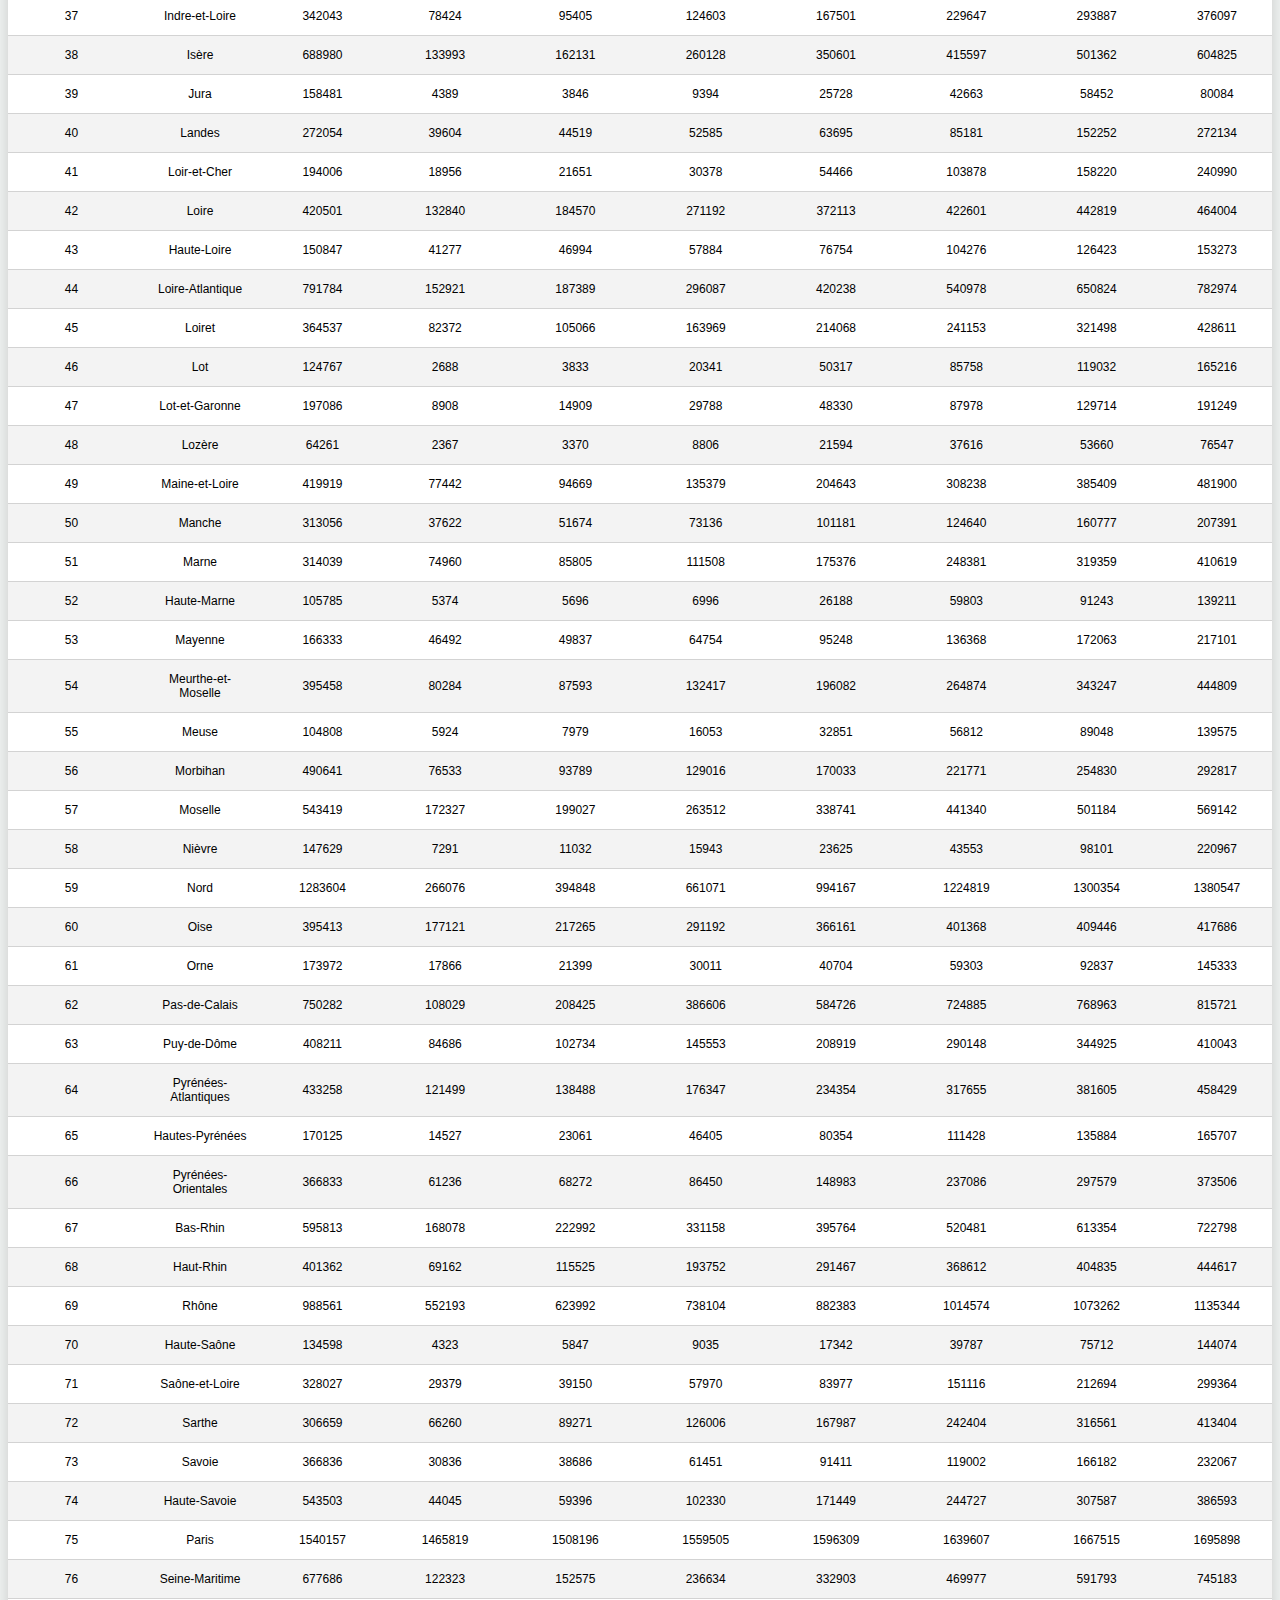
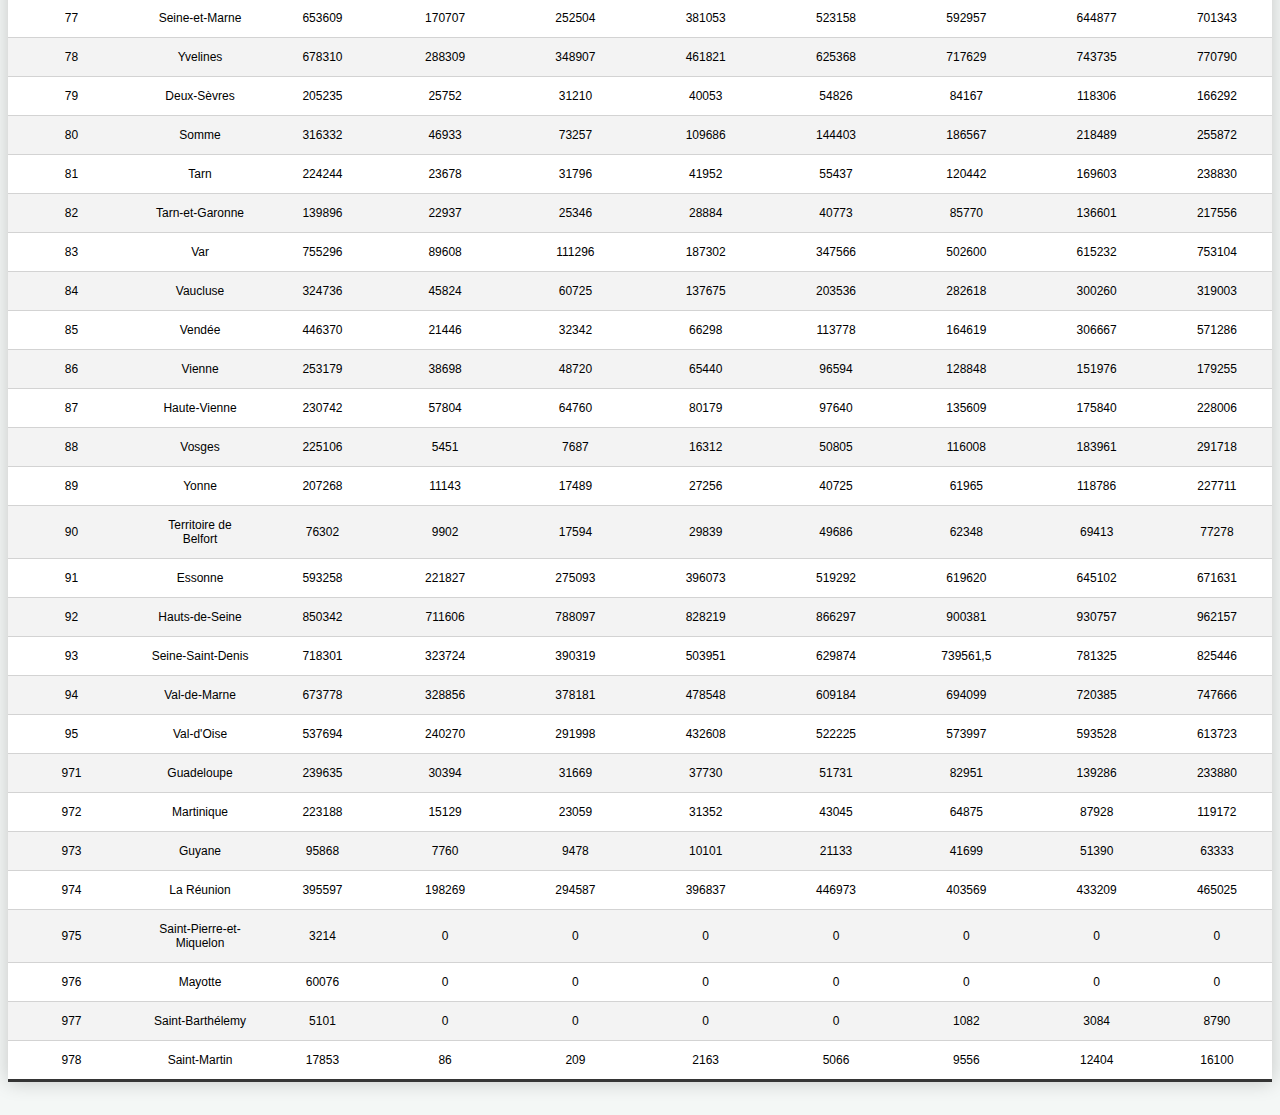
<file: prediction_nb_abonees-fibre_departement_annees.html>
<!DOCTYPE html><html lang="fr-FR"><head><meta charset="utf-8"><title>SAE 15</title><link rel="stylesheet" href="style.css"></head><body><h1>Nombre d'habitation possédant la fibre par départements et par années avec prédiction.</h1>  <div>    <table><thead><tr><th>Code du départements</th><th>Nom du départements</th><th>Nombre d'habitation</th><th>Logement avec la fibre en 2017</th><th>Logement avec la fibre en 2018</th><th>Logement avec la fibre en 2019</th><th>Logement avec la fibre en 2020</th><th>Logement avec la fibre en 2021</th><th>Logement avec la fibre en 2022</th><th>Prédiction pour 2023</th></thead><tbody><tr><th>01</th><th>Ain</th><th>335175</th><th>112817</th><th>131470</th><th>153701</th><th>166899</th><th>183861</th><th>222725</th><th>269803</th></tr><tr><th>02</th><th>Aisne</th><th>279432</th><th>53928</th><th>105748</th><th>164867</th><th>222466</th><th>265957</th><th>290753</th><th>317860</th></tr><tr><th>03</th><th>Allier</th><th>217922</th><th>38385</th><th>45834</th><th>64075</th><th>108876</th><th>154561</th><th>178680</th><th>206562</th></tr><tr><th>04</th><th>Alpes-de-Haute-Provence</th><th>134821</th><th>5166</th><th>8619</th><th>10704</th><th>19683</th><th>59109</th><th>104932</th><th>186278</th></tr><tr><th>05</th><th>Hautes-Alpes</th><th>142442</th><th>11088</th><th>12139</th><th>13896</th><th>22011</th><th>57144</th><th>98150</th><th>168581</th></tr><tr><th>06</th><th>Alpes-Maritimes</th><th>813219</th><th>320371</th><th>376671</th><th>474511</th><th>589245</th><th>703116</th><th>748795</th><th>797441</th></tr><tr><th>07</th><th>Ardèche</th><th>214000</th><th>9478</th><th>11601</th><th>16792</th><th>19551</th><th>47117</th><th>72095</th><th>110314</th></tr><tr><th>08</th><th>Ardennes</th><th>150225</th><th>16767</th><th>20252</th><th>33558</th><th>62847</th><th>96800</th><th>146076</th><th>220435</th></tr><tr><th>09</th><th>Ariège</th><th>114835</th><th>4178</th><th>7092</th><th>20182</th><th>42574</th><th>65808</th><th>74756</th><th>84920</th></tr><tr><th>10</th><th>Aube</th><th>174877</th><th>15915</th><th>18481</th><th>30528</th><th>69754</th><th>123395</th><th>165774</th><th>222707</th></tr><tr><th>11</th><th>Aude</th><th>274986</th><th>18389</th><th>23770</th><th>38535</th><th>83603</th><th>178434</th><th>228711</th><th>293154</th></tr><tr><th>12</th><th>Aveyron</th><th>192027</th><th>6466</th><th>10338</th><th>27540</th><th>70164</th><th>127629</th><th>165035</th><th>213404</th></tr><tr><th>13</th><th>Bouches-du-Rhône</th><th>1096514</th><th>358245</th><th>404974</th><th>554392</th><th>742741</th><th>895155</th><th>996520</th><th>1109363</th></tr><tr><th>14</th><th>Calvados</th><th>441055</th><th>179013</th><th>192067</th><th>239973</th><th>321222</th><th>377345</th><th>399958</th><th>423926</th></tr><tr><th>15</th><th>Cantal</th><th>106779</th><th>22383</th><th>27740</th><th>37968</th><th>52132</th><th>71971</th><th>85652</th><th>101933</th></tr><tr><th>16</th><th>Charente</th><th>208969</th><th>16977</th><th>25262</th><th>38438</th><th>67961</th><th>119646</th><th>187588</th><th>294111</th></tr><tr><th>17</th><th>Charente-Maritime</th><th>458027</th><th>52698</th><th>69265</th><th>119497</th><th>236559</th><th>336552</th><th>432335</th><th>555377</th></tr><tr><th>18</th><th>Cher</th><th>187475</th><th>30155</th><th>40311</th><th>64936</th><th>94628</th><th>133175</th><th>171787</th><th>221593</th></tr><tr><th>19</th><th>Corrèze</th><th>162180</th><th>16037</th><th>19106</th><th>25996</th><th>45272</th><th>172810</th><th>183157</th><th>194123</th></tr><tr><th>2A</th><th>Corse-du-Sud</th><th>127194</th><th>31076</th><th>34968</th><th>40053</th><th>49234</th><th>66461</th><th>89998</th><th>121870</th></tr><tr><th>2B</th><th>Haute-Corse</th><th>139080</th><th>10212</th><th>13280</th><th>18280</th><th>36554</th><th>68400</th><th>95689</th><th>133865</th></tr><tr><th>21</th><th>Côte-d'Or</th><th>307086</th><th>75561</th><th>95920</th><th>123196</th><th>159118</th><th>198894</th><th>249439</th><th>312829</th></tr><tr><th>22</th><th>Côtes-d'Armor</th><th>386832</th><th>36267</th><th>54884</th><th>70023</th><th>86851</th><th>112777</th><th>140785</th><th>175748</th></tr><tr><th>23</th><th>Creuse</th><th>92333</th><th>1773</th><th>2321</th><th>7085</th><th>13107</th><th>36220</th><th>57348</th><th>90800</th></tr><tr><th>24</th><th>Dordogne</th><th>273116</th><th>6157</th><th>9836</th><th>17328</th><th>31982</th><th>52901</th><th>104218</th><th>205315</th></tr><tr><th>25</th><th>Doubs</th><th>296877</th><th>77885</th><th>102438</th><th>137331</th><th>187106</th><th>239104</th><th>275774</th><th>318067</th></tr><tr><th>26</th><th>Drôme</th><th>292720</th><th>37680</th><th>46276</th><th>70832</th><th>94446</th><th>140979</th><th>176445</th><th>220833</th></tr><tr><th>27</th><th>Eure</th><th>311937</th><th>19285</th><th>34876</th><th>63733</th><th>80576</th><th>161679</th><th>236155</th><th>344937</th></tr><tr><th>28</th><th>Eure-et-Loir</th><th>227678</th><th>56411</th><th>70162</th><th>97120</th><th>137592</th><th>186033</th><th>236103</th><th>299649</th></tr><tr><th>29</th><th>Finistère</th><th>570892</th><th>122996</th><th>141349</th><th>162755</th><th>214122</th><th>235647</th><th>276499</th><th>324433</th></tr><tr><th>30</th><th>Gard</th><th>449218</th><th>48024</th><th>64923</th><th>91224</th><th>162696</th><th>300661</th><th>413210</th><th>567890</th></tr><tr><th>31</th><th>Haute-Garonne</th><th>768156</th><th>272969</th><th>329950</th><th>388448</th><th>485881</th><th>628574</th><th>767365</th><th>936801</th></tr><tr><th>32</th><th>Gers</th><th>117918</th><th>7030</th><th>8972</th><th>35840</th><th>57400</th><th>68890</th><th>78927</th><th>90426</th></tr><tr><th>33</th><th>Gironde</th><th>922690</th><th>269416</th><th>321868</th><th>414218</th><th>532923</th><th>677396</th><th>804326</th><th>955040</th></tr><tr><th>34</th><th>Hérault</th><th>765162</th><th>181941</th><th>212907</th><th>295620</th><th>439295</th><th>603139</th><th>706103</th><th>826644</th></tr><tr><th>35</th><th>Ille-et-Vilaine</th><th>584481</th><th>122625</th><th>173046</th><th>232937</th><th>302828</th><th>369494</th><th>415181</th><th>466517</th></tr><tr><th>36</th><th>Indre</th><th>145436</th><th>7973</th><th>12435</th><th>43152</th><th>67291</th><th>96049</th><th>111013</th><th>128308</th></tr><tr><th>37</th><th>Indre-et-Loire</th><th>342043</th><th>78424</th><th>95405</th><th>124603</th><th>167501</th><th>229647</th><th>293887</th><th>376097</th></tr><tr><th>38</th><th>Isère</th><th>688980</th><th>133993</th><th>162131</th><th>260128</th><th>350601</th><th>415597</th><th>501362</th><th>604825</th></tr><tr><th>39</th><th>Jura</th><th>158481</th><th>4389</th><th>3846</th><th>9394</th><th>25728</th><th>42663</th><th>58452</th><th>80084</th></tr><tr><th>40</th><th>Landes</th><th>272054</th><th>39604</th><th>44519</th><th>52585</th><th>63695</th><th>85181</th><th>152252</th><th>272134</th></tr><tr><th>41</th><th>Loir-et-Cher</th><th>194006</th><th>18956</th><th>21651</th><th>30378</th><th>54466</th><th>103878</th><th>158220</th><th>240990</th></tr><tr><th>42</th><th>Loire</th><th>420501</th><th>132840</th><th>184570</th><th>271192</th><th>372113</th><th>422601</th><th>442819</th><th>464004</th></tr><tr><th>43</th><th>Haute-Loire</th><th>150847</th><th>41277</th><th>46994</th><th>57884</th><th>76754</th><th>104276</th><th>126423</th><th>153273</th></tr><tr><th>44</th><th>Loire-Atlantique</th><th>791784</th><th>152921</th><th>187389</th><th>296087</th><th>420238</th><th>540978</th><th>650824</th><th>782974</th></tr><tr><th>45</th><th>Loiret</th><th>364537</th><th>82372</th><th>105066</th><th>163969</th><th>214068</th><th>241153</th><th>321498</th><th>428611</th></tr><tr><th>46</th><th>Lot</th><th>124767</th><th>2688</th><th>3833</th><th>20341</th><th>50317</th><th>85758</th><th>119032</th><th>165216</th></tr><tr><th>47</th><th>Lot-et-Garonne</th><th>197086</th><th>8908</th><th>14909</th><th>29788</th><th>48330</th><th>87978</th><th>129714</th><th>191249</th></tr><tr><th>48</th><th>Lozère</th><th>64261</th><th>2367</th><th>3370</th><th>8806</th><th>21594</th><th>37616</th><th>53660</th><th>76547</th></tr><tr><th>49</th><th>Maine-et-Loire</th><th>419919</th><th>77442</th><th>94669</th><th>135379</th><th>204643</th><th>308238</th><th>385409</th><th>481900</th></tr><tr><th>50</th><th>Manche</th><th>313056</th><th>37622</th><th>51674</th><th>73136</th><th>101181</th><th>124640</th><th>160777</th><th>207391</th></tr><tr><th>51</th><th>Marne</th><th>314039</th><th>74960</th><th>85805</th><th>111508</th><th>175376</th><th>248381</th><th>319359</th><th>410619</th></tr><tr><th>52</th><th>Haute-Marne</th><th>105785</th><th>5374</th><th>5696</th><th>6996</th><th>26188</th><th>59803</th><th>91243</th><th>139211</th></tr><tr><th>53</th><th>Mayenne</th><th>166333</th><th>46492</th><th>49837</th><th>64754</th><th>95248</th><th>136368</th><th>172063</th><th>217101</th></tr><tr><th>54</th><th>Meurthe-et-Moselle</th><th>395458</th><th>80284</th><th>87593</th><th>132417</th><th>196082</th><th>264874</th><th>343247</th><th>444809</th></tr><tr><th>55</th><th>Meuse</th><th>104808</th><th>5924</th><th>7979</th><th>16053</th><th>32851</th><th>56812</th><th>89048</th><th>139575</th></tr><tr><th>56</th><th>Morbihan</th><th>490641</th><th>76533</th><th>93789</th><th>129016</th><th>170033</th><th>221771</th><th>254830</th><th>292817</th></tr><tr><th>57</th><th>Moselle</th><th>543419</th><th>172327</th><th>199027</th><th>263512</th><th>338741</th><th>441340</th><th>501184</th><th>569142</th></tr><tr><th>58</th><th>Nièvre</th><th>147629</th><th>7291</th><th>11032</th><th>15943</th><th>23625</th><th>43553</th><th>98101</th><th>220967</th></tr><tr><th>59</th><th>Nord</th><th>1283604</th><th>266076</th><th>394848</th><th>661071</th><th>994167</th><th>1224819</th><th>1300354</th><th>1380547</th></tr><tr><th>60</th><th>Oise</th><th>395413</th><th>177121</th><th>217265</th><th>291192</th><th>366161</th><th>401368</th><th>409446</th><th>417686</th></tr><tr><th>61</th><th>Orne</th><th>173972</th><th>17866</th><th>21399</th><th>30011</th><th>40704</th><th>59303</th><th>92837</th><th>145333</th></tr><tr><th>62</th><th>Pas-de-Calais</th><th>750282</th><th>108029</th><th>208425</th><th>386606</th><th>584726</th><th>724885</th><th>768963</th><th>815721</th></tr><tr><th>63</th><th>Puy-de-Dôme</th><th>408211</th><th>84686</th><th>102734</th><th>145553</th><th>208919</th><th>290148</th><th>344925</th><th>410043</th></tr><tr><th>64</th><th>Pyrénées-Atlantiques</th><th>433258</th><th>121499</th><th>138488</th><th>176347</th><th>234354</th><th>317655</th><th>381605</th><th>458429</th></tr><tr><th>65</th><th>Hautes-Pyrénées</th><th>170125</th><th>14527</th><th>23061</th><th>46405</th><th>80354</th><th>111428</th><th>135884</th><th>165707</th></tr><tr><th>66</th><th>Pyrénées-Orientales</th><th>366833</th><th>61236</th><th>68272</th><th>86450</th><th>148983</th><th>237086</th><th>297579</th><th>373506</th></tr><tr><th>67</th><th>Bas-Rhin</th><th>595813</th><th>168078</th><th>222992</th><th>331158</th><th>395764</th><th>520481</th><th>613354</th><th>722798</th></tr><tr><th>68</th><th>Haut-Rhin</th><th>401362</th><th>69162</th><th>115525</th><th>193752</th><th>291467</th><th>368612</th><th>404835</th><th>444617</th></tr><tr><th>69</th><th>Rhône</th><th>988561</th><th>552193</th><th>623992</th><th>738104</th><th>882383</th><th>1014574</th><th>1073262</th><th>1135344</th></tr><tr><th>70</th><th>Haute-Saône</th><th>134598</th><th>4323</th><th>5847</th><th>9035</th><th>17342</th><th>39787</th><th>75712</th><th>144074</th></tr><tr><th>71</th><th>Saône-et-Loire</th><th>328027</th><th>29379</th><th>39150</th><th>57970</th><th>83977</th><th>151116</th><th>212694</th><th>299364</th></tr><tr><th>72</th><th>Sarthe</th><th>306659</th><th>66260</th><th>89271</th><th>126006</th><th>167987</th><th>242404</th><th>316561</th><th>413404</th></tr><tr><th>73</th><th>Savoie</th><th>366836</th><th>30836</th><th>38686</th><th>61451</th><th>91411</th><th>119002</th><th>166182</th><th>232067</th></tr><tr><th>74</th><th>Haute-Savoie</th><th>543503</th><th>44045</th><th>59396</th><th>102330</th><th>171449</th><th>244727</th><th>307587</th><th>386593</th></tr><tr><th>75</th><th>Paris</th><th>1540157</th><th>1465819</th><th>1508196</th><th>1559505</th><th>1596309</th><th>1639607</th><th>1667515</th><th>1695898</th></tr><tr><th>76</th><th>Seine-Maritime</th><th>677686</th><th>122323</th><th>152575</th><th>236634</th><th>332903</th><th>469977</th><th>591793</th><th>745183</th></tr><tr><th>77</th><th>Seine-et-Marne</th><th>653609</th><th>170707</th><th>252504</th><th>381053</th><th>523158</th><th>592957</th><th>644877</th><th>701343</th></tr><tr><th>78</th><th>Yvelines</th><th>678310</th><th>288309</th><th>348907</th><th>461821</th><th>625368</th><th>717629</th><th>743735</th><th>770790</th></tr><tr><th>79</th><th>Deux-Sèvres</th><th>205235</th><th>25752</th><th>31210</th><th>40053</th><th>54826</th><th>84167</th><th>118306</th><th>166292</th></tr><tr><th>80</th><th>Somme</th><th>316332</th><th>46933</th><th>73257</th><th>109686</th><th>144403</th><th>186567</th><th>218489</th><th>255872</th></tr><tr><th>81</th><th>Tarn</th><th>224244</th><th>23678</th><th>31796</th><th>41952</th><th>55437</th><th>120442</th><th>169603</th><th>238830</th></tr><tr><th>82</th><th>Tarn-et-Garonne</th><th>139896</th><th>22937</th><th>25346</th><th>28884</th><th>40773</th><th>85770</th><th>136601</th><th>217556</th></tr><tr><th>83</th><th>Var</th><th>755296</th><th>89608</th><th>111296</th><th>187302</th><th>347566</th><th>502600</th><th>615232</th><th>753104</th></tr><tr><th>84</th><th>Vaucluse</th><th>324736</th><th>45824</th><th>60725</th><th>137675</th><th>203536</th><th>282618</th><th>300260</th><th>319003</th></tr><tr><th>85</th><th>Vendée</th><th>446370</th><th>21446</th><th>32342</th><th>66298</th><th>113778</th><th>164619</th><th>306667</th><th>571286</th></tr><tr><th>86</th><th>Vienne</th><th>253179</th><th>38698</th><th>48720</th><th>65440</th><th>96594</th><th>128848</th><th>151976</th><th>179255</th></tr><tr><th>87</th><th>Haute-Vienne</th><th>230742</th><th>57804</th><th>64760</th><th>80179</th><th>97640</th><th>135609</th><th>175840</th><th>228006</th></tr><tr><th>88</th><th>Vosges</th><th>225106</th><th>5451</th><th>7687</th><th>16312</th><th>50805</th><th>116008</th><th>183961</th><th>291718</th></tr><tr><th>89</th><th>Yonne</th><th>207268</th><th>11143</th><th>17489</th><th>27256</th><th>40725</th><th>61965</th><th>118786</th><th>227711</th></tr><tr><th>90</th><th>Territoire de Belfort</th><th>76302</th><th>9902</th><th>17594</th><th>29839</th><th>49686</th><th>62348</th><th>69413</th><th>77278</th></tr><tr><th>91</th><th>Essonne</th><th>593258</th><th>221827</th><th>275093</th><th>396073</th><th>519292</th><th>619620</th><th>645102</th><th>671631</th></tr><tr><th>92</th><th>Hauts-de-Seine</th><th>850342</th><th>711606</th><th>788097</th><th>828219</th><th>866297</th><th>900381</th><th>930757</th><th>962157</th></tr><tr><th>93</th><th>Seine-Saint-Denis</th><th>718301</th><th>323724</th><th>390319</th><th>503951</th><th>629874</th><th>739561,5</th><th>781325</th><th>825446</th></tr><tr><th>94</th><th>Val-de-Marne</th><th>673778</th><th>328856</th><th>378181</th><th>478548</th><th>609184</th><th>694099</th><th>720385</th><th>747666</th></tr><tr><th>95</th><th>Val-d'Oise</th><th>537694</th><th>240270</th><th>291998</th><th>432608</th><th>522225</th><th>573997</th><th>593528</th><th>613723</th></tr><tr><th>971</th><th>Guadeloupe</th><th>239635</th><th>30394</th><th>31669</th><th>37730</th><th>51731</th><th>82951</th><th>139286</th><th>233880</th></tr><tr><th>972</th><th>Martinique</th><th>223188</th><th>15129</th><th>23059</th><th>31352</th><th>43045</th><th>64875</th><th>87928</th><th>119172</th></tr><tr><th>973</th><th>Guyane</th><th>95868</th><th>7760</th><th>9478</th><th>10101</th><th>21133</th><th>41699</th><th>51390</th><th>63333</th></tr><tr><th>974</th><th>La Réunion</th><th>395597</th><th>198269</th><th>294587</th><th>396837</th><th>446973</th><th>403569</th><th>433209</th><th>465025</th></tr><tr><th>975</th><th>Saint-Pierre-et-Miquelon</th><th>3214</th><th>0</th><th>0</th><th>0</th><th>0</th><th>0</th><th>0</th><th>0</th></tr><tr><th>976</th><th>Mayotte</th><th>60076</th><th>0</th><th>0</th><th>0</th><th>0</th><th>0</th><th>0</th><th>0</th></tr><tr><th>977</th><th>Saint-Barthélemy</th><th>5101</th><th>0</th><th>0</th><th>0</th><th>0</th><th>1082</th><th>3084</th><th>8790</th></tr><tr><th>978</th><th>Saint-Martin</th><th>17853</th><th>86</th><th>209</th><th>2163</th><th>5066</th><th>9556</th><th>12404</th><th>16100</th></tr></tbody></table></div></body></html>
</file>
<file: styleindex.css>
*{
	box-sizing: border-box; 
}
:root{
    --color1: rgb(53,53,53)
}


html{
    scroll-behavior: smooth;
}

body {font-family: 'Ubuntu', sans-serif; 
background-color: #F4F7F6;
margin: 0; 

}

header{
	background-color: var(--color1); 
	text-align: center; 
	color: white;
	padding-bottom: 20px; 
}

section{
	text-align: center; 
	margin-top: 50px; 
	width: 100%
}

h1 {
	font-family: 'Open Sans', arial;
	font-weight: 800 italic; 
	margin-top: 0; 
	padding-top: 20px; 	
	margin-bottom: 9px; 
}

#logo {
	margin-top: 20px;
	width: 200px; 

}

/* Classe  */
.sperator {
	width: 17%;
	height: 2px;
	margin: auto; 
	display: block;
	background: #999999;
	padding: 0px;
}

.contener {
	width: 85%; 
	margin: auto; 
}

.projet {
	width: 400px;
	margin: 30px; 
	display: inline-block;
	background: white;
	padding-bottom: 15px; 
	border: 0 black solid; 
	border-radius: 10px;  
	overflow: hidden;
	box-shadow: 0 3px 6px rgba(0,0,0,0.16), 0 3px 6px rgba(0,0,0,0.23);
}

.projet:hover {
	box-shadow: 0 14px 28px rgba(0,0,0,0.25), 0 10px 10px rgba(0,0,0,0.22);
	transition: 0.3s; 
}

.projet img{
	min-width: 400px;
	height: 266px;
}

.projet span{
	text-transform: uppercase; 
	display: block; 
}

.projet .date-projet{
	font-size: 0.7em; 
}

.picture {
 width: 400px; 
 height: 266px;
 overflow: hidden;
 margin-bottom: 15px; 
}


h2 {font-family: 'Ubuntu', sans-serif;
	font-size: 1.5em; 
	font-weight: 300;
	width: auto 30%;
	margin: auto;
	word-wrap: break-word;
	margin-top: 9px; 
}
h3:before{
	content: "« ";
	color: gray; 
}

h3{
	font-size: 1.5em;
	text-transform: uppercase; 
}

h3:after{
	content: " »";
	color: gray
}
nav{
	background-color: white;
	box-shadow: 0px 3px 1px -1px rgba(0, 0, 0, 0.5);
	font-size: 1.1em;  
	text-align: center;
	padding: 15px; 
	position: relative; 
}

ul {
	padding:0;
	display: inline; 
}

li {
	list-style-type: none;
	display: inline;
	margin: 10px;   
}

li:hover{font-weight: bold;}

a{text-decoration: none; color: black;}

a:focus{font-weight: bold;}

#sources{
	border: 1px black solid; 
	border-radius: 15px; 
	padding: 30px; 
	margin-bottom: 50px; 
	word-wrap: break-word;
}

#sources a{
	font-weight: bold; 
} 

footer{font-weight: bold; 
	text-align: center;
	background-color:rgb(53,53,53); 
	color: white; 
	padding: 15px; 
}


@media screen and (max-width: 520px){
	.projet{
		margin: 30px, 0;
		display: block;
		width: auto;
	}

	.projet.picture{
		height: 266px;
		display: flex;
		align-items: center;
	}
}
</file>
<file: style.css>
/* Variable */
:root{
    --color1: rgb(53,53,53)
}

body {font-family: 'Ubuntu', sans-serif; 
    font-size: smaller;
    background-color: #F4F7F6;
}    

div{
    display: flex;
    align-items: center;
    justify-content: center;
}

h1{
    color: var(--color1);
    text-align: center;
    margin-bottom: 0;
}

table{
    border-collapse: collapse;
    margin: 25px 0;
    font-size: 0.9em;
    min-width: 400px;
    border-radius: 5px 5px 0 0;
    overflow: hidden;
    box-shadow: 0 0 20px rgba(0, 0, 0, 0.2);
}

table thead tr{
    background-color: var(--color1);
    color: white;
    font-weight: bolder;
}

table th, table td {
    padding: 12px 15px;
}

table tbody tr{
    border-bottom: 1px solid lightgray;
}

table tbody tr:hover{
    color: rgb(47, 147, 187);
}

table tbody th{
    font-weight: lighter;
}

table tbody tr{
    background-color: #f3f3f3;
}

table tbody tr:nth-of-type(2n){
    background-color: white;
}


table tbody tr:last-of-type{
    border-bottom: 3px solid var(--color1);
}
</file>
